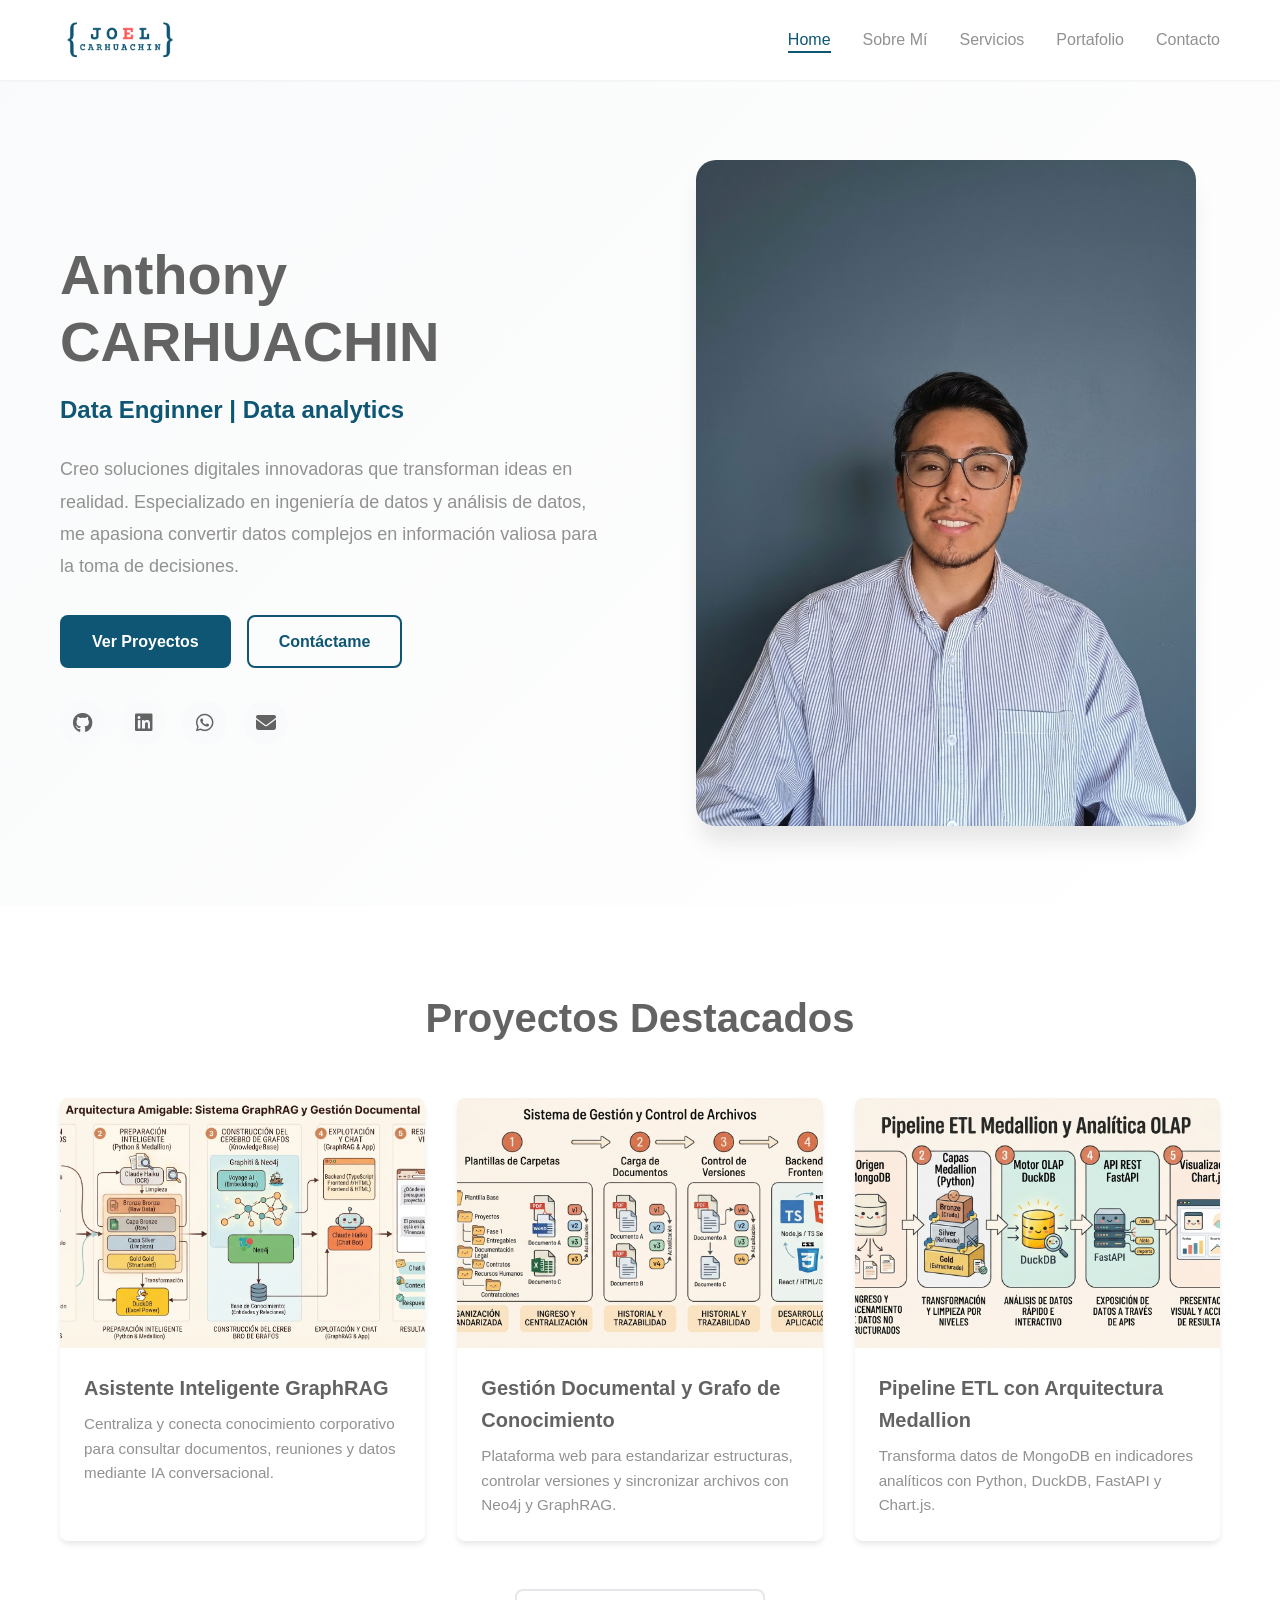
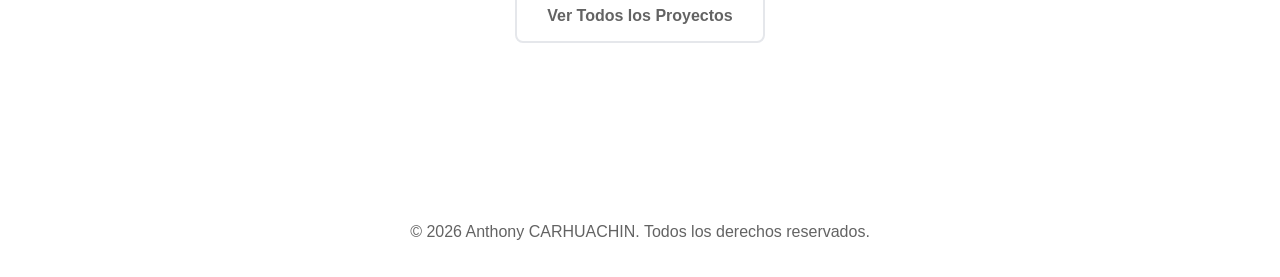
<file: index.html>
<!DOCTYPE html>
<html lang="es">
<head>
    <meta charset="UTF-8">
    <meta name="viewport" content="width=device-width, initial-scale=1.0">
    <title>Joel CARHUACHIN | Inicio</title>
    <link rel="stylesheet" href="css/style.css">
    <link rel="stylesheet" href="css/home.css">
    <link rel="stylesheet" href="https://cdnjs.cloudflare.com/ajax/libs/font-awesome/6.4.0/css/all.min.css">
</head>
<body>
    <!-- Navigation -->
    <nav class="navbar">
        <div class="nav-container">
            <a href="index.html" class="nav-logo">
                <img src="img/LOGO.png" width="120px">
            </a>
            <ul class="nav-menu">
                <li><a href="index.html" class="nav-link active">Home</a></li>
                <li><a href="sobre-mi.html" class="nav-link">Sobre Mí</a></li>
                <li><a href="servicios.html" class="nav-link">Servicios</a></li>
                <li><a href="portafolio.html" class="nav-link">Portafolio</a></li>
                <li><a href="contacto.html" class="nav-link">Contacto</a></li>
            </ul>
            <div class="hamburger">
                <span class="bar"></span>
                <span class="bar"></span>
                <span class="bar"></span>
            </div>
        </div>
    </nav>

    <!-- Hero Section -->
    <section class="hero">
        <div class="hero-container">
            <div class="hero-content">
                <h1 class="hero-title">Anthony CARHUACHIN</h1>
                <p class="hero-subtitle">Data Enginner | Data analytics</p>
                <p class="hero-description">
                    Creo soluciones digitales innovadoras que transforman ideas en realidad.
                    Especializado en ingeniería de datos y análisis de datos, me apasiona convertir datos complejos en información valiosa para la toma de decisiones.
                </p>
                <div class="hero-buttons">
                    <a href="portafolio.html" class="btn btn-primary">Ver Proyectos</a>
                    <a href="contacto.html" class="btn btn-secondary">Contáctame</a>
                </div>
                <div class="hero-social">
                    <a href="https://github.com/tuusuario" target="_blank" class="social-icon">
                        <i class="fab fa-github"></i>
                    </a>
                    <a href="https://linkedin.com/in/tuusuario" target="_blank" class="social-icon">
                        <i class="fab fa-linkedin"></i>
                    </a>
                    <a href="https://wa.me/tunumero" target="_blank" class="social-icon">
                        <i class="fab fa-whatsapp"></i>
                    </a>
                    <a href="mailto:tuemail@ejemplo.com" class="social-icon">
                        <i class="fas fa-envelope"></i>
                    </a>
                </div>
            </div>
            <div class="hero-image">
                <img src="img/Perfil.jpeg" alt="Anthony Joel CARHUACHIN" class="profile-image">
            </div>
        </div>
    </section>

    <!-- Featured Work Preview -->
    <section class="featured-work">
        <div class="container">
            <h2 class="section-title">Proyectos Destacados</h2>
            <div class="work-grid">
                <a href="proyectos/proyecto-1.html" class="work-card">
                    <img src="img/graphrag.png" alt="Asistente Inteligente de Conocimiento Corporativo basado en GraphRAG">
                    <div class="work-info">
                        <h3>Asistente Inteligente GraphRAG</h3>
                        <p>Centraliza y conecta conocimiento corporativo para consultar documentos, reuniones y datos mediante IA conversacional.</p>
                    </div>
                </a>
                <a href="proyectos/proyecto-2.html" class="work-card">
                    <img src="img/Gestion-archivos.png" alt="Sistema Inteligente de Gestión Documental">
                    <div class="work-info">
                        <h3>Gestión Documental y Grafo de Conocimiento</h3>
                        <p>Plataforma web para estandarizar estructuras, controlar versiones y sincronizar archivos con Neo4j y GraphRAG.</p>
                    </div>
                </a>
                <a href="proyectos/proyecto-3.html" class="work-card">
                    <img src="img/Medallion.png" alt="Arquitectura Medallion del pipeline ETL">
                    <div class="work-info">
                        <h3>Pipeline ETL con Arquitectura Medallion</h3>
                        <p>Transforma datos de MongoDB en indicadores analíticos con Python, DuckDB, FastAPI y Chart.js.</p>
                    </div>
                </a>
            </div>
            <div class="text-center">
                <a href="portafolio.html" class="btn btn-outline">Ver Todos los Proyectos</a>
            </div>
        </div>
    </section>

    <!-- Footer -->
    <footer class="footer">
        <div class="container">
            <p>&copy; 2026 Anthony CARHUACHIN. Todos los derechos reservados.</p>
        </div>
    </footer>

    <script src="js/main.js"></script>
</body>
</html>
</file>
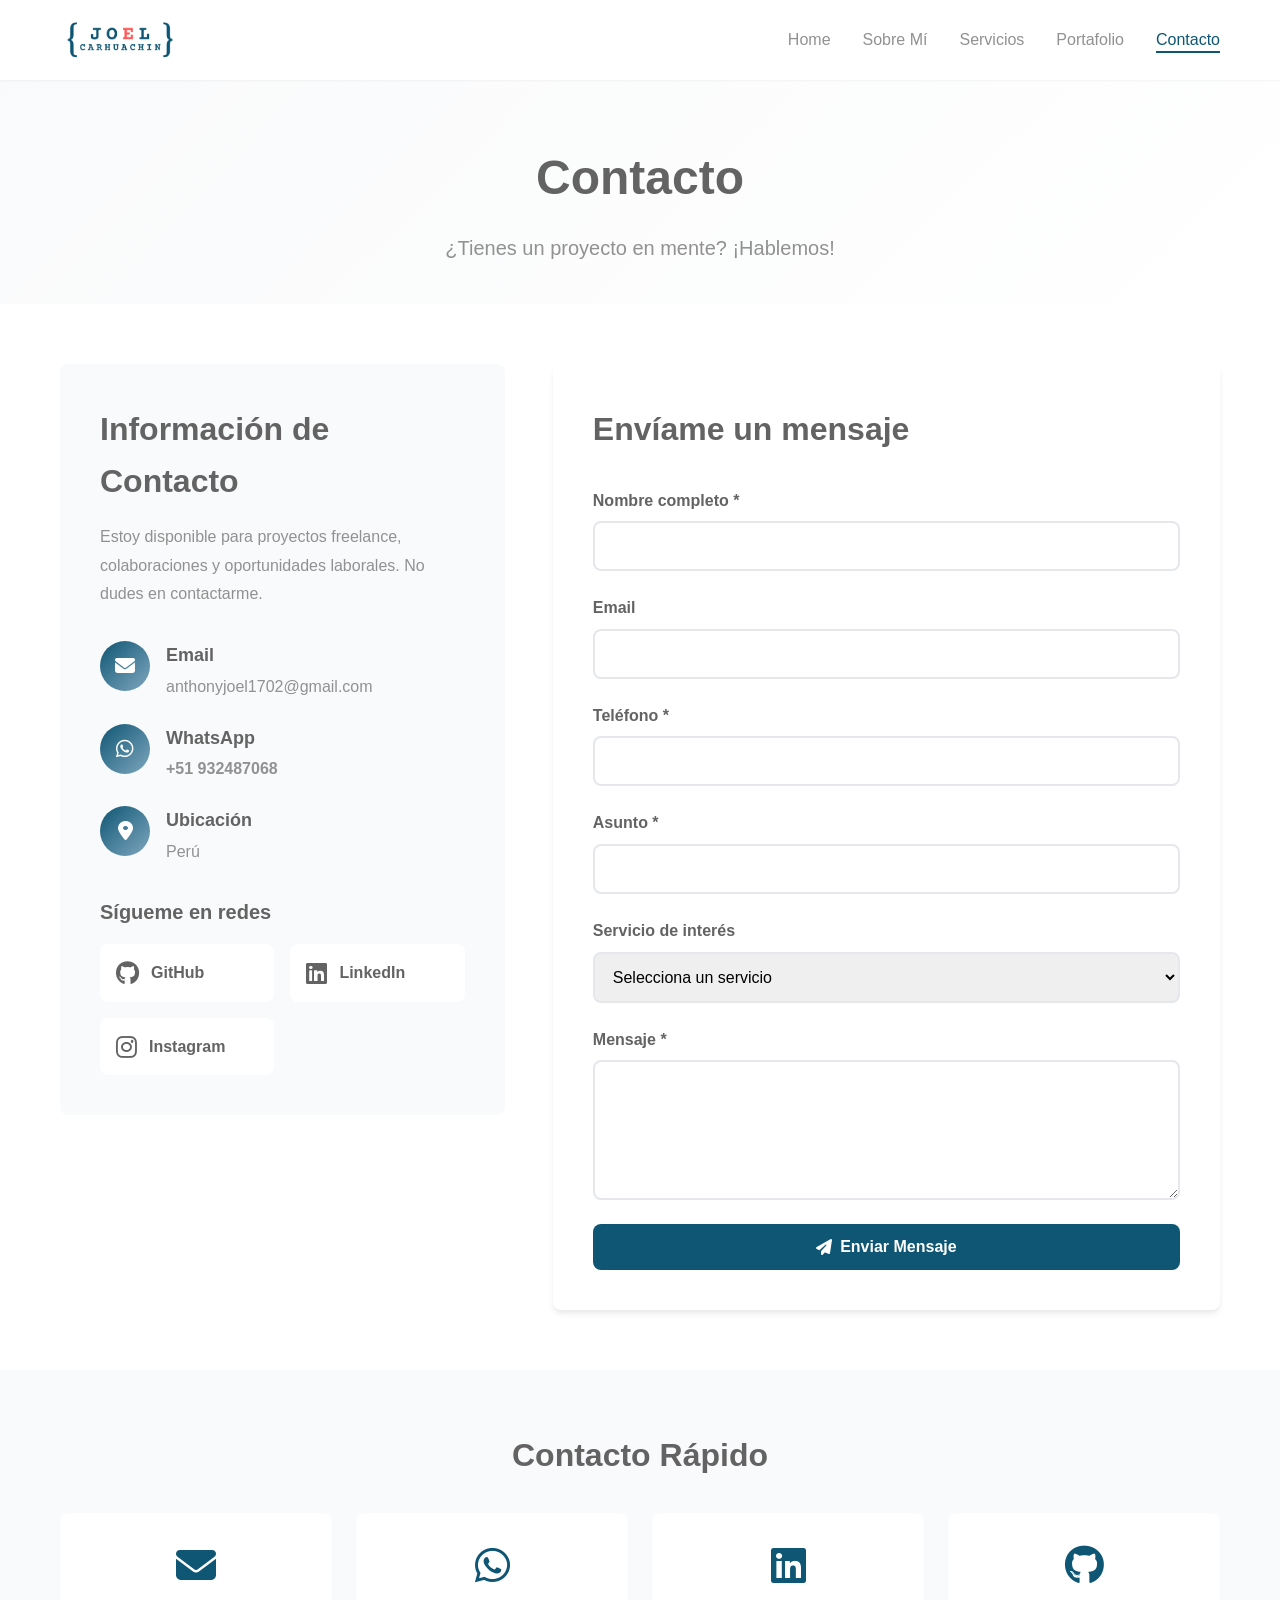
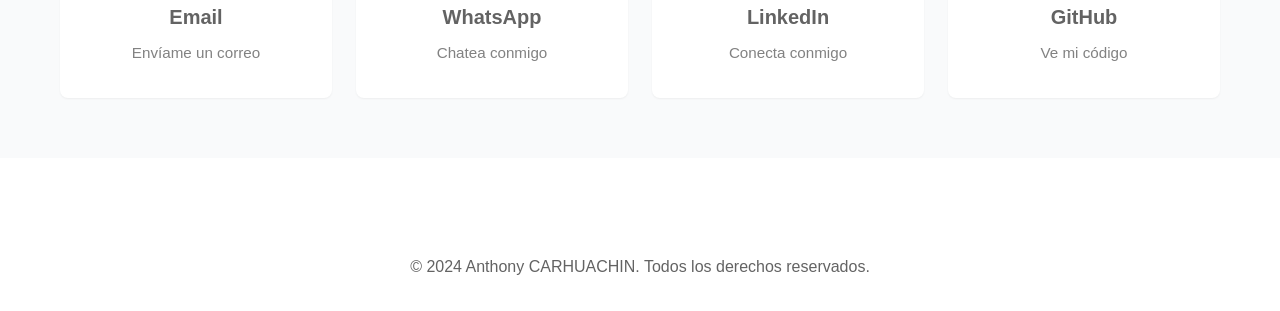
<file: contacto.html>
<!DOCTYPE html>
<html lang="es">
<head>
    <meta charset="UTF-8">
    <meta name="viewport" content="width=device-width, initial-scale=1.0">
    <title>Contacto | Joel CARHUACHIN</title>
    <link rel="stylesheet" href="css/style.css">
    <link rel="stylesheet" href="css/contacto.css">
    <link rel="stylesheet" href="https://cdnjs.cloudflare.com/ajax/libs/font-awesome/6.4.0/css/all.min.css">
</head>
<body>
    <!-- Navigation -->
    <nav class="navbar">
        <div class="nav-container">
            <a href="index.html" class="nav-logo">
                <img src="img/LOGO.png" width="120px">
            </a>
            <ul class="nav-menu">
                <li><a href="index.html" class="nav-link">Home</a></li>
                <li><a href="sobre-mi.html" class="nav-link">Sobre Mí</a></li>
                <li><a href="servicios.html" class="nav-link">Servicios</a></li>
                <li><a href="portafolio.html" class="nav-link">Portafolio</a></li>
                <li><a href="contacto.html" class="nav-link active">Contacto</a></li>
            </ul>
            <div class="hamburger">
                <span class="bar"></span>
                <span class="bar"></span>
                <span class="bar"></span>
            </div>
        </div>
    </nav>

    <!-- Contact Hero -->
    <section class="contact-hero">
        <div class="container">
            <h1 class="page-title">Contacto</h1>
            <p class="page-subtitle">¿Tienes un proyecto en mente? ¡Hablemos!</p>
        </div>
    </section>

    <!-- Contact Section -->
    <section class="contact-section">
        <div class="container">
            <div class="contact-wrapper">
                <!-- Contact Info -->
                <div class="contact-info">
                    <h2>Información de Contacto</h2>
                    <p>Estoy disponible para proyectos freelance, colaboraciones y oportunidades laborales. No dudes en contactarme.</p>
                    
                    <div class="contact-details">
                        <div class="contact-item">
                            <div class="contact-icon">
                                <i class="fas fa-envelope"></i>
                            </div>
                            <div class="contact-text">
                                <h3>Email</h3>
                                <a href="mailto:anthonyjoel1702@gmail.com">anthonyjoel1702@gmail.com</a>
                            </div>
                        </div>

                        <div class="contact-item">
                            <div class="contact-icon whatsapp-icon">
                                <i class="fab fa-whatsapp"></i>
                            </div>
                            <div class="contact-text">
                                <h3>WhatsApp</h3>
                                <a href="https://wa.link/4by034" target="_blank" rel="noopener noreferrer" class="whatsapp-number">+51 932487068</a>
                            </div>
                        </div>

                        <div class="contact-item">
                            <div class="contact-icon">
                                <i class="fas fa-map-marker-alt"></i>
                            </div>
                            <div class="contact-text">
                                <h3>Ubicación</h3>
                                <p>Perú</p>
                            </div>
                        </div>
                    </div>

                    <div class="social-links">
                        <h3>Sígueme en redes</h3>
                        <div class="social-icons-large">
                            <a href="https://github.com/Joel-Carhuachin" target="_blank" class="social-link">
                                <i class="fab fa-github"></i>
                                <span>GitHub</span>
                            </a>
                            <a href="https://www.linkedin.com/in/anthony-joel-carhuachin-calixto-a42b561aa/" target="_blank" class="social-link">
                                <i class="fab fa-linkedin"></i>
                                <span>LinkedIn</span>
                            </a>
                            <!-- <a href="https://twitter.com/tuusuario" target="_blank" class="social-link">
                                <i class="fab fa-twitter"></i>
                                <span>Twitter</span>
                            </a> -->
                            <a href="https://www.instagram.com/anthony_joel_carhuachin_calixt?utm_source=qr&igsh=MWU0cDBjb2hwMHVxdg==" target="_blank" class="social-link">
                                <i class="fab fa-instagram"></i>
                                <span>Instagram</span>
                            </a>
                        </div>
                    </div>
                </div>

                <!-- Contact Form -->
                <div class="contact-form-wrapper">
                    <h2>Envíame un mensaje</h2>
                    <form class="contact-form" id="contactForm" action="https://formspree.io/f/xaqdpokn" method="POST">
                        <div class="form-group">
                            <label for="name">Nombre completo *</label>
                            <input type="text" id="name" name="name" required>
                        </div>

                        <div class="form-group">
                            <label for="email">Email</label>
                            <input type="email" id="email" name="email" required>
                        </div>

                        <div class="form-group">
                            <label for="phone">Teléfono *</label>
                            <input type="number" id="phone" name="phone">
                        </div>

                        <div class="form-group">
                            <label for="subject">Asunto *</label>
                            <input type="text" id="subject" name="subject" required>
                        </div>

                        <div class="form-group">
                            <label for="service">Servicio de interés</label>
                            <select id="service" name="service">
                                <option value="">Selecciona un servicio</option>
                                <option value="Desarrollo Web">Desarrollo Web</option>
                                <option value="Análisis de Datos">Análisis de Datos</option>
                                <option value="Automatización">Automatización</option>
                                <option value="Otro">Otro</option>
                            </select>
                        </div>

                        <div class="form-group">
                            <label for="message">Mensaje *</label>
                            <textarea id="message" name="message" rows="6" required></textarea>
                        </div>

                        <button type="submit" class="btn btn-primary">
                            <i class="fas fa-paper-plane"></i> Enviar Mensaje
                        </button>
                    </form>
                </div>
            </div>
        </div>
    </section>

    <!-- Quick Contact Section -->
    <section class="quick-contact">
        <div class="container">
            <h2>Contacto Rápido</h2>
            <div class="quick-contact-grid">
                <a href="mailto:anthonyjoel170201@gmail.com" class="quick-contact-card">
                    <i class="fas fa-envelope"></i>
                    <h3>Email</h3>
                    <p>Envíame un correo</p>
                </a>
                <a href="https://wa.link/4by034" target="_blank" class="quick-contact-card">
                    <i class="fab fa-whatsapp"></i>
                    <h3>WhatsApp</h3>
                    <p>Chatea conmigo</p>
                </a>
                <a href="https://www.linkedin.com/in/anthony-joel-carhuachin-calixto-a42b561aa/" target="_blank" class="quick-contact-card">
                    <i class="fab fa-linkedin"></i>
                    <h3>LinkedIn</h3>
                    <p>Conecta conmigo</p>
                </a>
                <a href="https://github.com/Joel-Carhuachin" target="_blank" class="quick-contact-card">
                    <i class="fab fa-github"></i>
                    <h3>GitHub</h3>
                    <p>Ve mi código</p>
                </a>
            </div>
        </div>
    </section>

    <!-- Footer -->
    <footer class="footer">
        <div class="container">
            <p>&copy; 2024 Anthony CARHUACHIN. Todos los derechos reservados.</p>
        </div>
    </footer>

    <script src="js/main.js"></script>
<script>
    // Form submission handler - VERSIÓN CORREGIDA
    const contactForm = document.getElementById('contactForm');

    contactForm.addEventListener('submit', async function(e) {
        e.preventDefault();
        
        const submitBtn = this.querySelector('button[type="submit"]');
        const originalText = submitBtn.innerHTML;
        
        // Estado de carga
        submitBtn.innerHTML = '<i class="fas fa-spinner fa-spin"></i> Enviando...';
        submitBtn.disabled = true;
        
        try {
            const response = await fetch(this.action, {
                method: 'POST',
                body: new FormData(this),
                headers: {
                    'Accept': 'application/json'
                }
            });
            
            if (response.ok) {
                // ✅ Éxito
                submitBtn.innerHTML = '<i class="fas fa-check"></i> ¡Enviado!';
                submitBtn.style.backgroundColor = '#28a745';
                this.reset();
                
                setTimeout(() => {
                    alert('¡Gracias por tu mensaje! Te responderé pronto.');
                }, 300);
                
            } else {
                throw new Error('Error del servidor');
            }
            
        } catch (error) {
            //Error
            submitBtn.innerHTML = '<i class="fas fa-times"></i> Error';
            submitBtn.style.backgroundColor = '#dc3545';
            alert('Hubo un problema al enviar. Intenta de nuevo o contáctame por WhatsApp.');
        }
        
        // Restaurar botón después de 3 segundos
        setTimeout(() => {
            submitBtn.innerHTML = originalText;
            submitBtn.disabled = false;
            submitBtn.style.backgroundColor = '';
        }, 3000);
    });
</script>

</body>
</html>
</file>
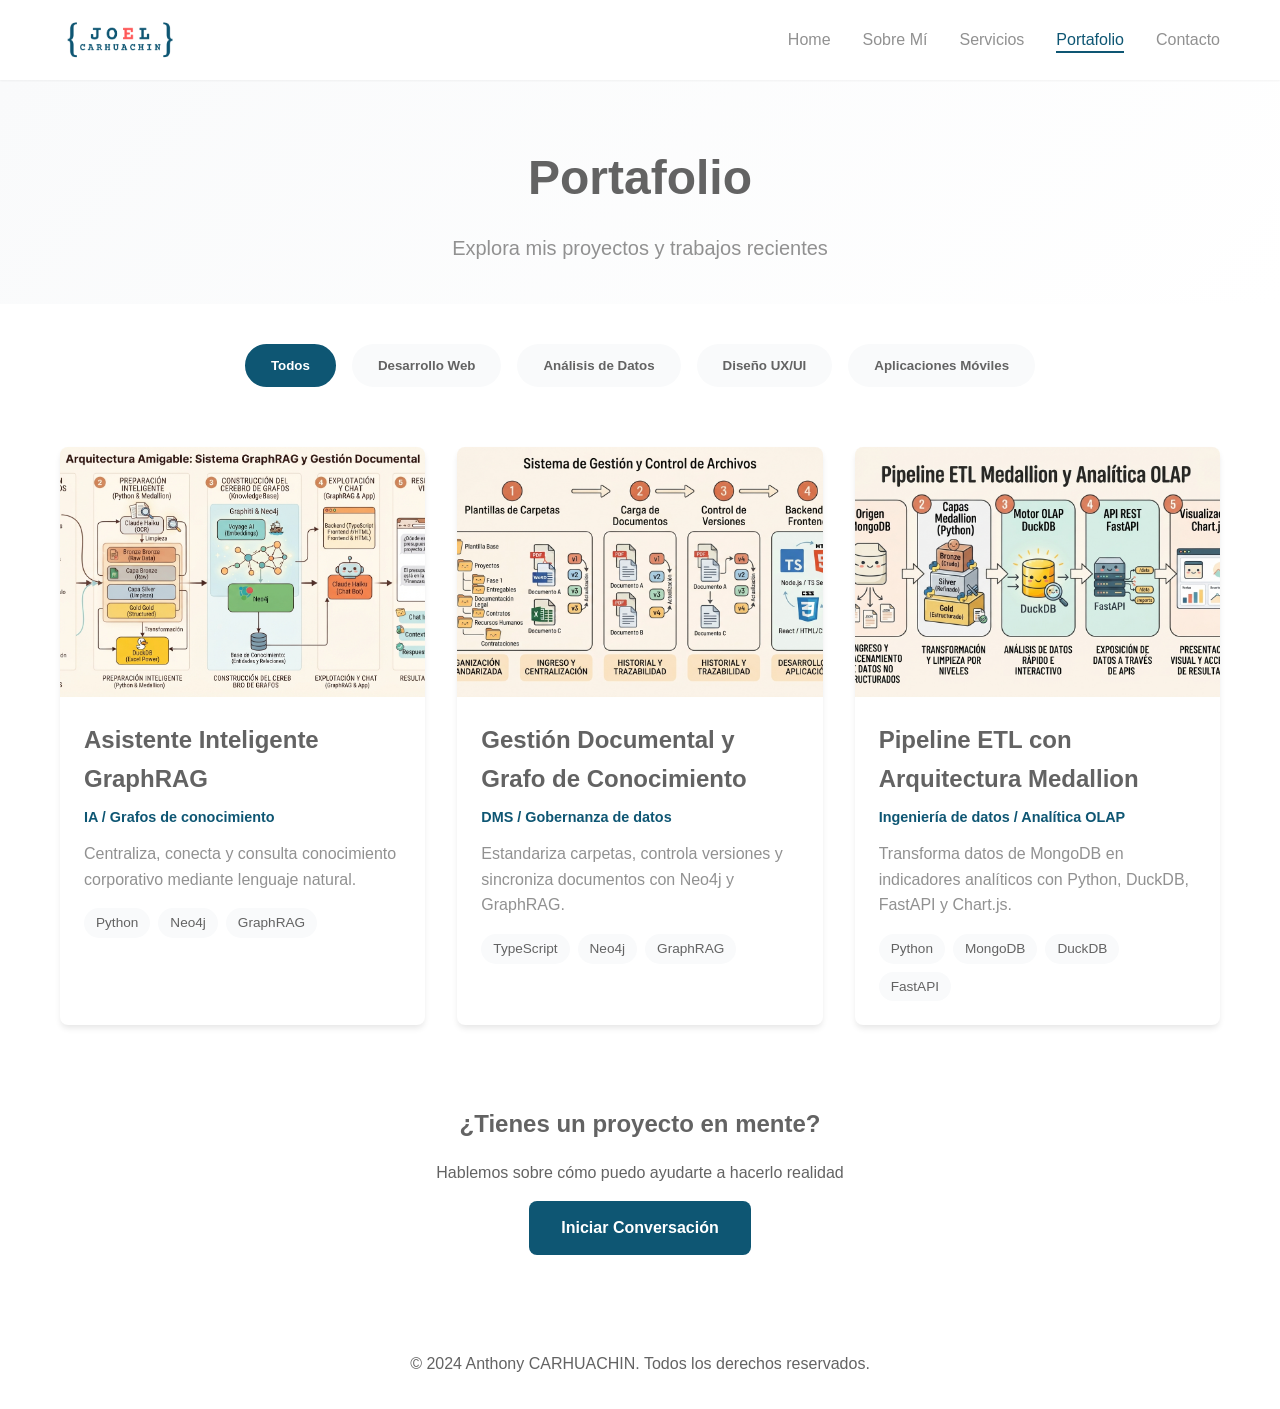
<file: portafolio.html>
<!DOCTYPE html>
<html lang="es">
<head>
    <meta charset="UTF-8">
    <meta name="viewport" content="width=device-width, initial-scale=1.0">
    <title>Portafolio | Joel CARHUACHIN</title>
    <link rel="stylesheet" href="css/style.css">
    <link rel="stylesheet" href="css/portafolio.css">
    <link rel="stylesheet" href="https://cdnjs.cloudflare.com/ajax/libs/font-awesome/6.4.0/css/all.min.css">
</head>
<body>
    <!-- Navigation -->
    <nav class="navbar">
        <div class="nav-container">
            <a href="index.html" class="nav-logo">
                <img src="img/LOGO.png" width="120px">
            </a>
            <ul class="nav-menu">
                <li><a href="index.html" class="nav-link">Home</a></li>
                <li><a href="sobre-mi.html" class="nav-link">Sobre Mí</a></li>
                <li><a href="servicios.html" class="nav-link">Servicios</a></li>
                <li><a href="portafolio.html" class="nav-link active">Portafolio</a></li>
                <li><a href="contacto.html" class="nav-link">Contacto</a></li>
            </ul>
            <div class="hamburger">
                <span class="bar"></span>
                <span class="bar"></span>
                <span class="bar"></span>
            </div>
        </div>
    </nav>

    <!-- Portfolio Hero -->
    <section class="portfolio-hero">
        <div class="container">
            <h1 class="page-title">Portafolio</h1>
            <p class="page-subtitle">Explora mis proyectos y trabajos recientes</p>
        </div>
    </section>

    <!-- Filter Section -->
    <section class="filter-section">
        <div class="container">
            <div class="filter-buttons">
                <button class="filter-btn active" data-filter="all">Todos</button>
                <button class="filter-btn" data-filter="web">Desarrollo Web</button>
                <button class="filter-btn" data-filter="data">Análisis de Datos</button>
                <button class="filter-btn" data-filter="design">Diseño UX/UI</button>
                <button class="filter-btn" data-filter="mobile">Aplicaciones Móviles</button>
            </div>
        </div>
    </section>

    <!-- Portfolio Grid -->
    <section class="portfolio-section">
        <div class="container">
            <div class="portfolio-grid">
                <!-- Project 1 -->
                <a href="proyectos/proyecto-1.html" class="portfolio-card" data-category="web">
                    <div class="portfolio-image">
                        <img src="img/graphrag.png" alt="Asistente de conocimiento GraphRAG">
                        <div class="portfolio-overlay">
                            <i class="fas fa-eye"></i>
                        </div>
                    </div>
                    <div class="portfolio-info">
                        <h3>Asistente Inteligente GraphRAG</h3>
                        <p class="portfolio-category">IA / Grafos de conocimiento</p>
                        <p class="portfolio-description">Centraliza, conecta y consulta conocimiento corporativo mediante lenguaje natural.</p>
                        <div class="portfolio-tags">
                            <span class="tag">Python</span>
                            <span class="tag">Neo4j</span>
                            <span class="tag">GraphRAG</span>
                        </div>
                    </div>
                </a>

                <!-- Project 2 -->
                <a href="proyectos/proyecto-2.html" class="portfolio-card" data-category="data">
                    <div class="portfolio-image">
                        <img src="img/Gestion-archivos.png" alt="Sistema de Gestión Documental">
                        <div class="portfolio-overlay">
                            <i class="fas fa-eye"></i>
                        </div>
                    </div>
                    <div class="portfolio-info">
                        <h3>Gestión Documental y Grafo de Conocimiento</h3>
                        <p class="portfolio-category">DMS / Gobernanza de datos</p>
                        <p class="portfolio-description">Estandariza carpetas, controla versiones y sincroniza documentos con Neo4j y GraphRAG.</p>
                        <div class="portfolio-tags">
                            <span class="tag">TypeScript</span>
                            <span class="tag">Neo4j</span>
                            <span class="tag">GraphRAG</span>
                        </div>
                    </div>
                </a>

                <!-- Project 3 -->
                <a href="proyectos/proyecto-3.html" class="portfolio-card" data-category="data">
                    <div class="portfolio-image">
                        <img src="img/Medallion.png" alt="Arquitectura Medallion del pipeline ETL">
                        <div class="portfolio-overlay">
                            <i class="fas fa-eye"></i>
                        </div>
                    </div>
                    <div class="portfolio-info">
                        <h3>Pipeline ETL con Arquitectura Medallion</h3>
                        <p class="portfolio-category">Ingeniería de datos / Analítica OLAP</p>
                        <p class="portfolio-description">Transforma datos de MongoDB en indicadores analíticos con Python, DuckDB, FastAPI y Chart.js.</p>
                        <div class="portfolio-tags">
                            <span class="tag">Python</span>
                            <span class="tag">MongoDB</span>
                            <span class="tag">DuckDB</span>
                            <span class="tag">FastAPI</span>
                        </div>
                    </div>
                </a>
            </div>
        </div>
    </section>

    <!-- CTA Section -->
    <section class="cta-section">
        <div class="container">
            <h2>¿Tienes un proyecto en mente?</h2>
            <p>Hablemos sobre cómo puedo ayudarte a hacerlo realidad</p>
            <a href="contacto.html" class="btn btn-primary">Iniciar Conversación</a>
        </div>
    </section>

    <!-- Footer -->
    <footer class="footer">
        <div class="container">
            <p>&copy; 2024 Anthony CARHUACHIN. Todos los derechos reservados.</p>
        </div>
    </footer>

    <script src="js/main.js"></script>
    <script>
        // Filter functionality
        const filterButtons = document.querySelectorAll('.filter-btn');
        const portfolioCards = document.querySelectorAll('.portfolio-card');

        filterButtons.forEach(button => {
            button.addEventListener('click', () => {
                // Remove active class from all buttons
                filterButtons.forEach(btn => btn.classList.remove('active'));
                // Add active class to clicked button
                button.classList.add('active');

                const filterValue = button.getAttribute('data-filter');

                portfolioCards.forEach(card => {
                    if (filterValue === 'all') {
                        card.style.display = 'block';
                    } else {
                        if (card.getAttribute('data-category') === filterValue) {
                            card.style.display = 'block';
                        } else {
                            card.style.display = 'none';
                        }
                    }
                });
            });
        });
    </script>
</body>
</html>
</file>
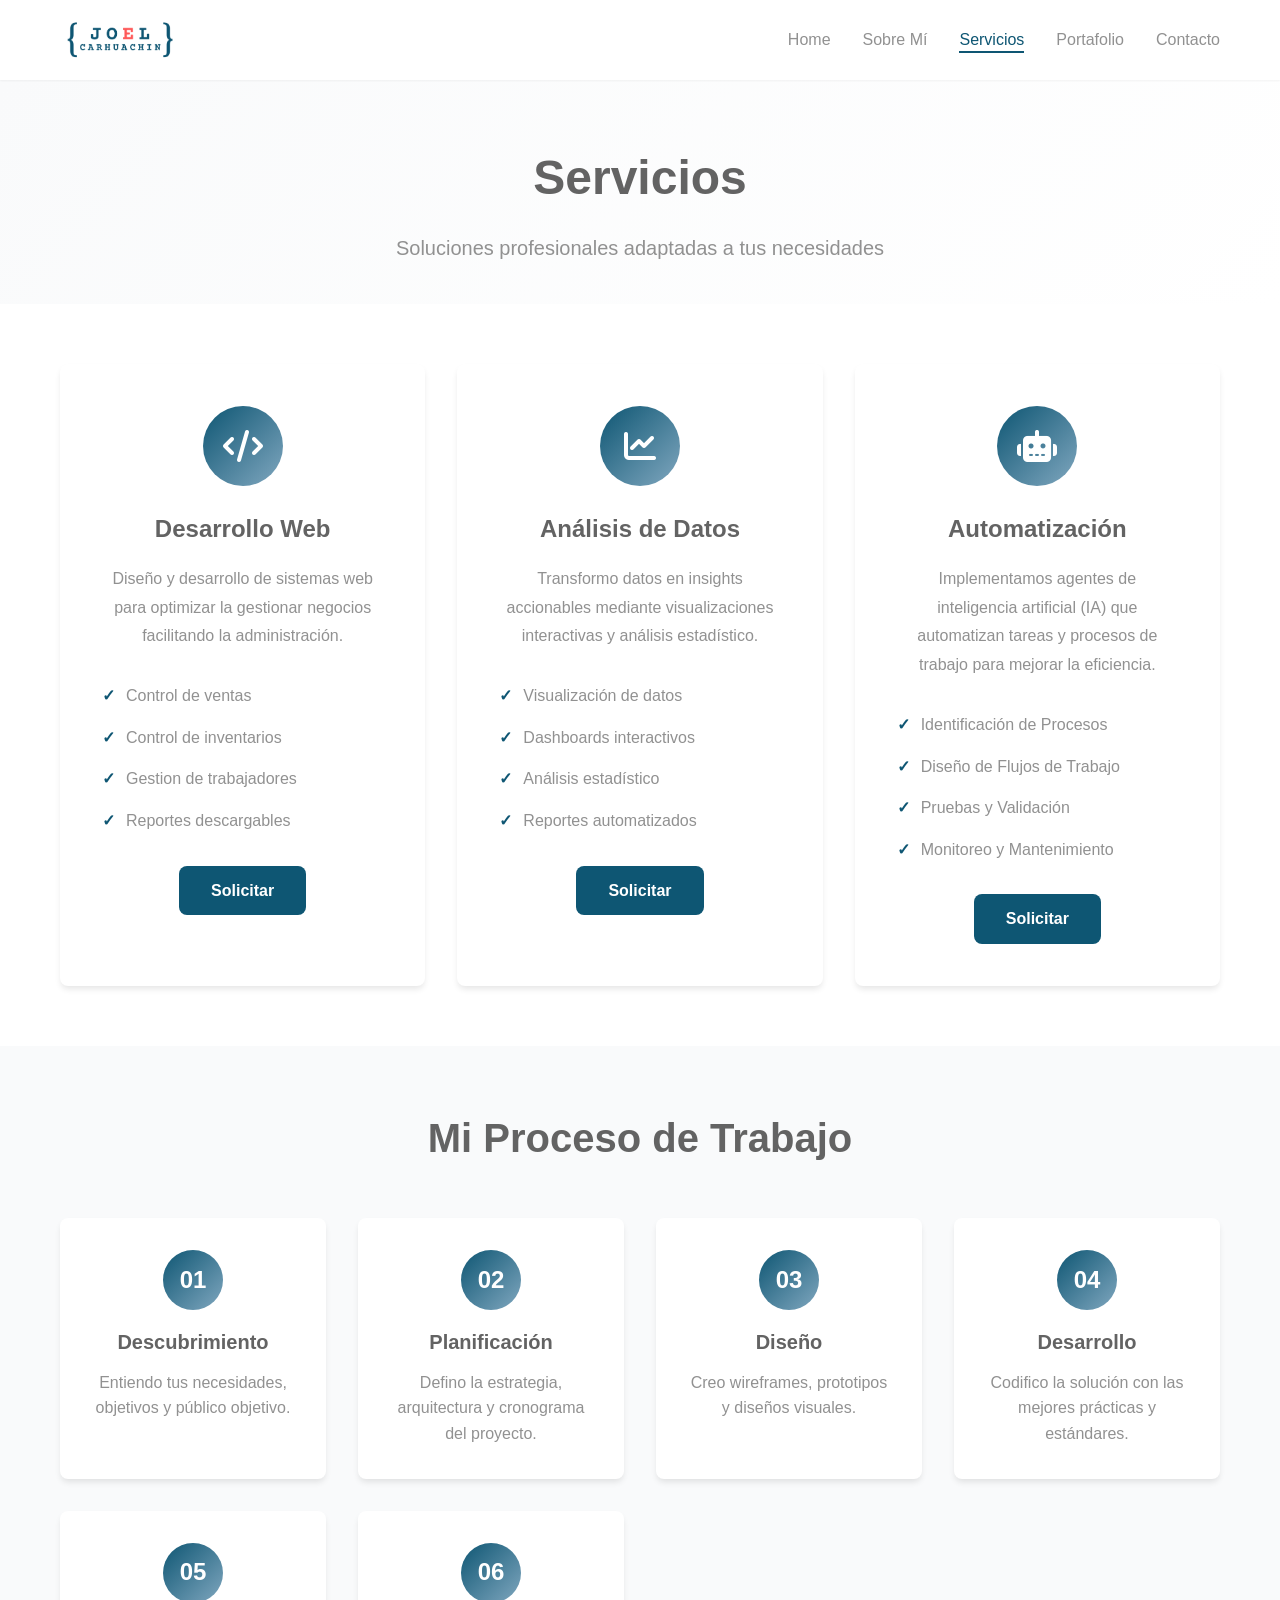
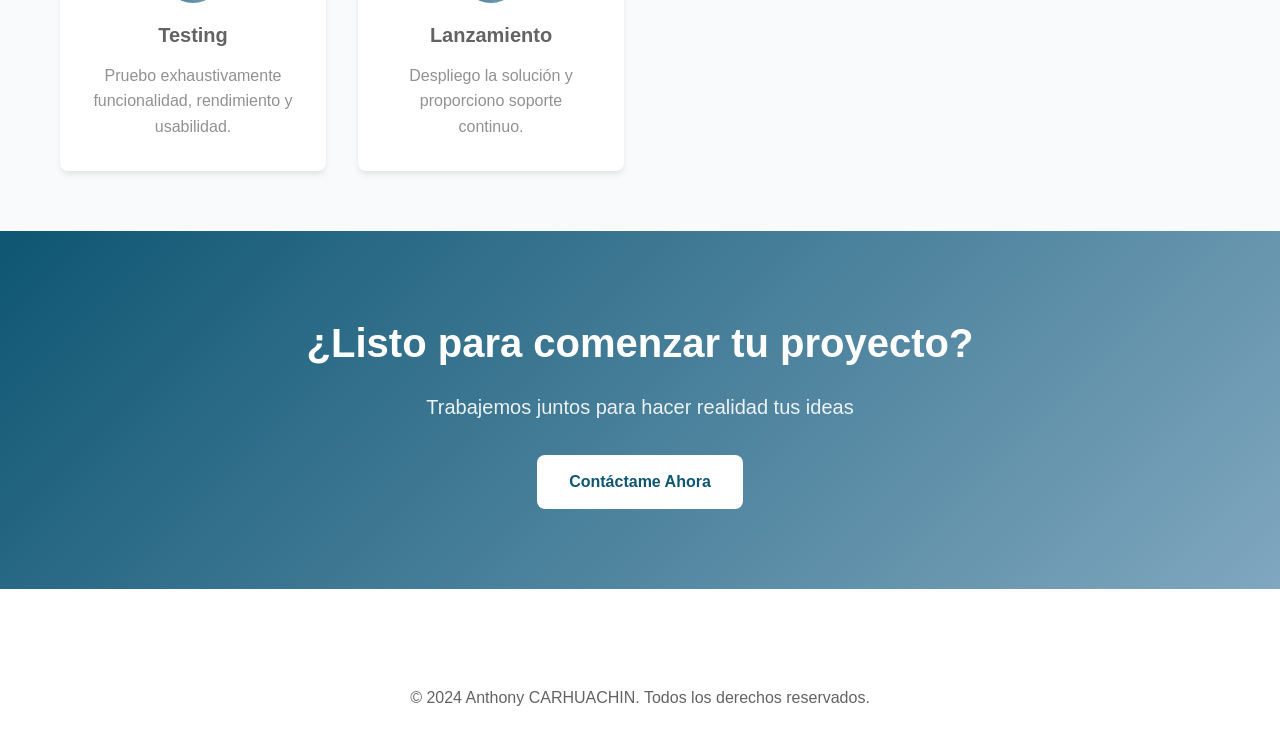
<file: servicios.html>
<!DOCTYPE html>
<html lang="es">
<head>
    <meta charset="UTF-8">
    <meta name="viewport" content="width=device-width, initial-scale=1.0">
    <title>Servicios | Joel CARHUACHIN</title>
    <link rel="stylesheet" href="css/style.css">
    <link rel="stylesheet" href="css/servicios.css">
    <link rel="stylesheet" href="https://cdnjs.cloudflare.com/ajax/libs/font-awesome/6.4.0/css/all.min.css">
</head>
<body>
    <!-- Navigation -->
    <nav class="navbar">
        <div class="nav-container">
            <a href="index.html" class="nav-logo">
                <img src="img/LOGO.png" width="120px">
            </a>
            <ul class="nav-menu">
                <li><a href="index.html" class="nav-link">Home</a></li>
                <li><a href="sobre-mi.html" class="nav-link">Sobre Mí</a></li>
                <li><a href="servicios.html" class="nav-link active">Servicios</a></li>
                <li><a href="portafolio.html" class="nav-link">Portafolio</a></li>
                <li><a href="contacto.html" class="nav-link">Contacto</a></li>
            </ul>
            <div class="hamburger">
                <span class="bar"></span>
                <span class="bar"></span>
                <span class="bar"></span>
            </div>
        </div>
    </nav>

    <!-- Services Hero -->
    <section class="services-hero">
        <div class="container">
            <h1 class="page-title">Servicios</h1>
            <p class="page-subtitle">Soluciones profesionales adaptadas a tus necesidades</p>
        </div>
    </section>

    <!-- Services Grid -->
    <section class="services-section">
        <div class="container">
            <div class="services-grid">

                <!-- Service 1 -->
                <div class="service-card">
                    <div class="service-icon">
                        <i class="fas fa-code"></i>
                    </div>
                    <h3>Desarrollo Web</h3>
                    <p>
                        Diseño y desarrollo de sistemas web para optimizar la gestionar negocios facilitando la administración.
                    </p>
                    <ul class="service-features">
                        <li>Control de ventas</li>
                        <li>Control de inventarios</li>
                        <li>Gestion de trabajadores</li>
                        <li>Reportes descargables</li>
                    </ul>
                    <a href="contacto.html" class="service-btn">Solicitar</a>
                </div>

                <!-- Service 2 -->
                <div class="service-card">
                    <div class="service-icon">
                        <i class="fas fa-chart-line"></i>
                    </div>
                    <h3>Análisis de Datos</h3>
                    <p>
                        Transformo datos en insights accionables mediante visualizaciones 
                        interactivas y análisis estadístico.
                    </p>
                    <ul class="service-features">
                        <li>Visualización de datos</li>
                        <li>Dashboards interactivos</li>
                        <li>Análisis estadístico</li>
                        <li>Reportes automatizados</li>
                    </ul>
                    <a href="contacto.html" class="service-btn">Solicitar</a>
                </div>

                <!-- Service 3 -->
                <div class="service-card">
                    <div class="service-icon">
                        <i class="fa-solid fa-robot"></i>
                    </div>
                    <h3>Automatización</h3>
                    <p>
                        Implementamos agentes de inteligencia artificial (IA) que automatizan tareas y procesos de trabajo para mejorar la eficiencia.
                    </p>
                    <ul class="service-features">
                        <li>Identificación de Procesos</li>
                        <li>Diseño de Flujos de Trabajo</li>
                        <li>Pruebas y Validación</li>
                        <li>Monitoreo y Mantenimiento</li>
                    </ul>
                    <a href="contacto.html" class="service-btn">Solicitar</a>
                </div>

                <!-- Service 4 -->
                <!-- <div class="service-card">
                    <div class="service-icon">
                        <i class="fas fa-mobile-alt"></i>
                    </div>
                    <h3>Aplicaciones Móviles</h3>
                    <p>
                        Desarrollo de aplicaciones móviles nativas y multiplataforma 
                        con tecnologías modernas.
                    </p>
                    <ul class="service-features">
                        <li>React Native</li>
                        <li>Progressive Web Apps</li>
                        <li>Integración con backend</li>
                        <li>Publicación en stores</li>
                    </ul>
                    <a href="contacto.html" class="service-btn">Solicitar</a>
                </div> -->
            </div>
        </div>
    </section>

    <!-- Process Section -->
    <section class="process-section">
        <div class="container">
            <h2 class="section-title">Mi Proceso de Trabajo</h2>
            <div class="process-grid">
                <div class="process-step">
                    <div class="step-number">01</div>
                    <h3>Descubrimiento</h3>
                    <p>Entiendo tus necesidades, objetivos y público objetivo.</p>
                </div>
                <div class="process-step">
                    <div class="step-number">02</div>
                    <h3>Planificación</h3>
                    <p>Defino la estrategia, arquitectura y cronograma del proyecto.</p>
                </div>
                <div class="process-step">
                    <div class="step-number">03</div>
                    <h3>Diseño</h3>
                    <p>Creo wireframes, prototipos y diseños visuales.</p>
                </div>
                <div class="process-step">
                    <div class="step-number">04</div>
                    <h3>Desarrollo</h3>
                    <p>Codifico la solución con las mejores prácticas y estándares.</p>
                </div>
                <div class="process-step">
                    <div class="step-number">05</div>
                    <h3>Testing</h3>
                    <p>Pruebo exhaustivamente funcionalidad, rendimiento y usabilidad.</p>
                </div>
                <div class="process-step">
                    <div class="step-number">06</div>
                    <h3>Lanzamiento</h3>
                    <p>Despliego la solución y proporciono soporte continuo.</p>
                </div>
            </div>
        </div>
    </section>

    <!-- CTA Section -->
    <section class="cta-section">
        <div class="container">
            <h2>¿Listo para comenzar tu proyecto?</h2>
            <p>Trabajemos juntos para hacer realidad tus ideas</p>
            <a href="contacto.html" class="btn btn-primary">Contáctame Ahora</a>
        </div>
    </section>

    <!-- Footer -->
    <footer class="footer">
        <div class="container">
            <p>&copy; 2024 Anthony CARHUACHIN. Todos los derechos reservados.</p>
        </div>
    </footer>

    <script src="js/main.js"></script>
</body>
</html>
</file>
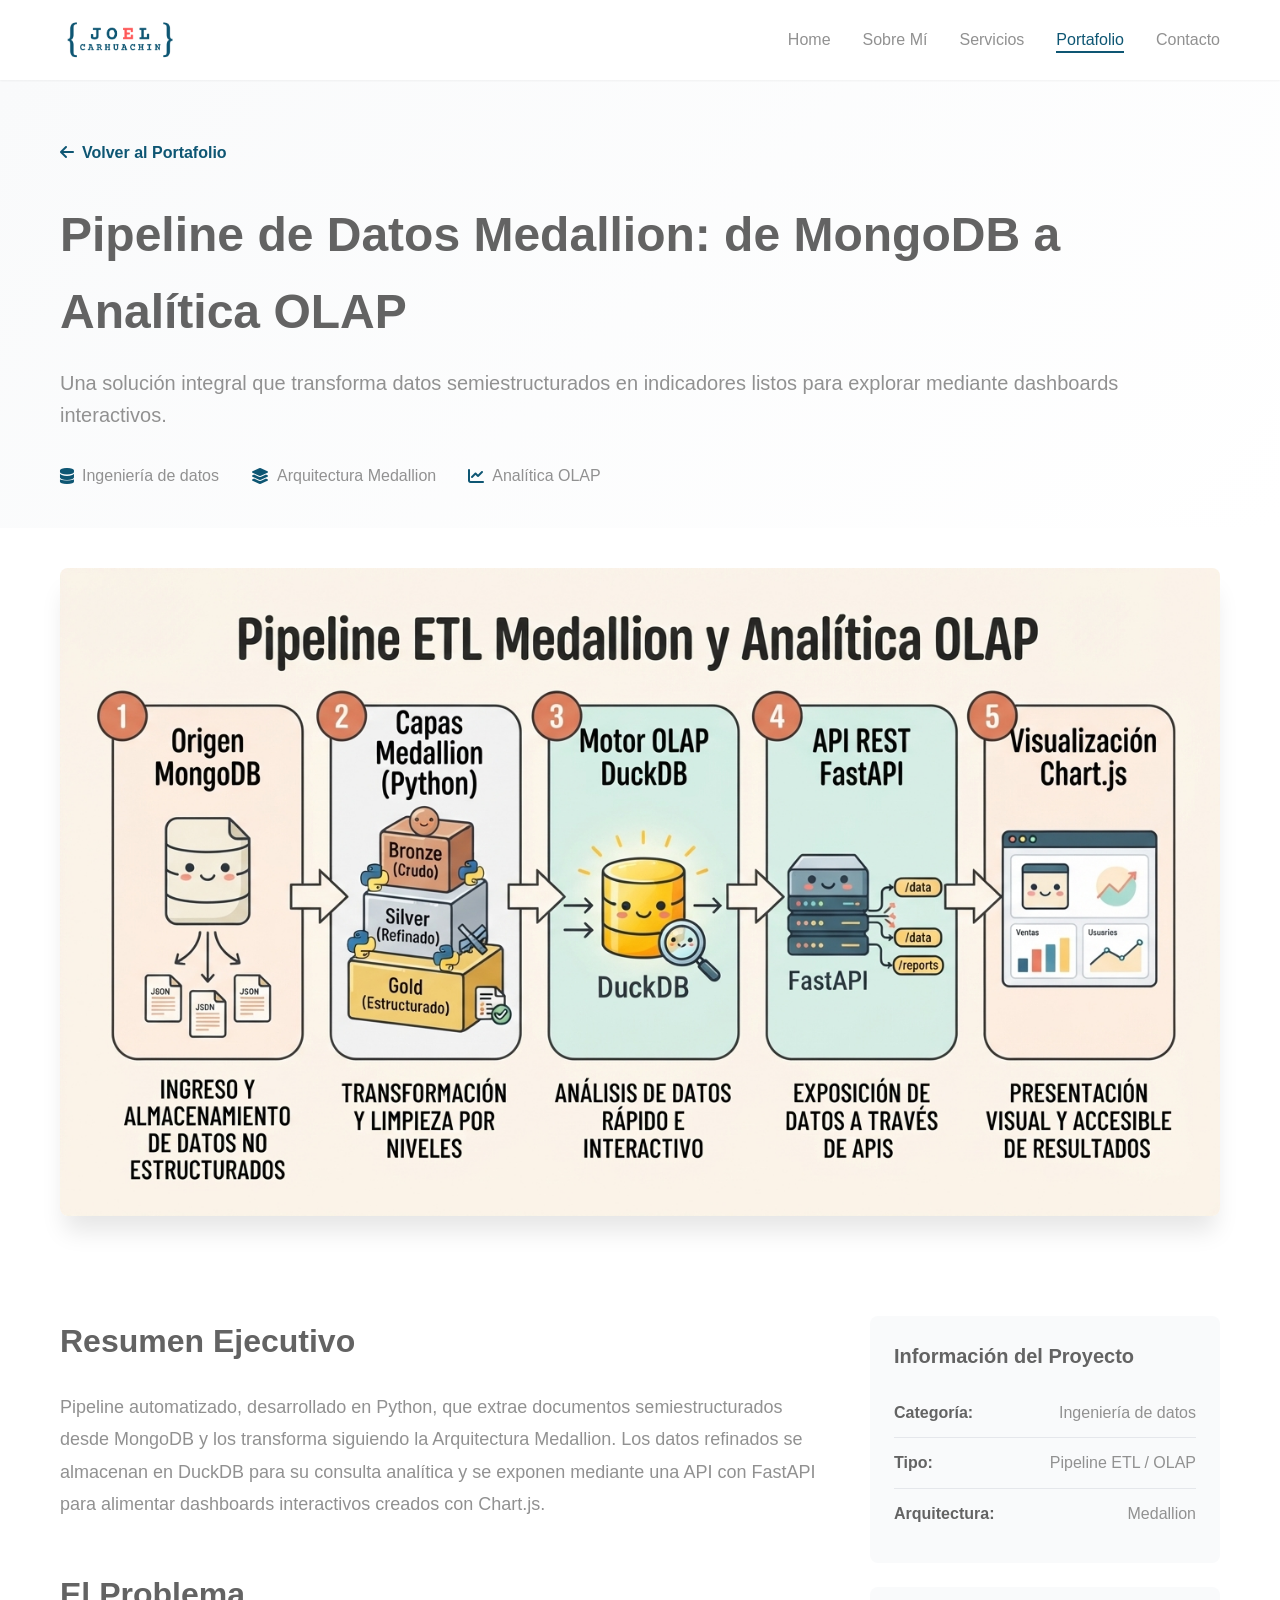
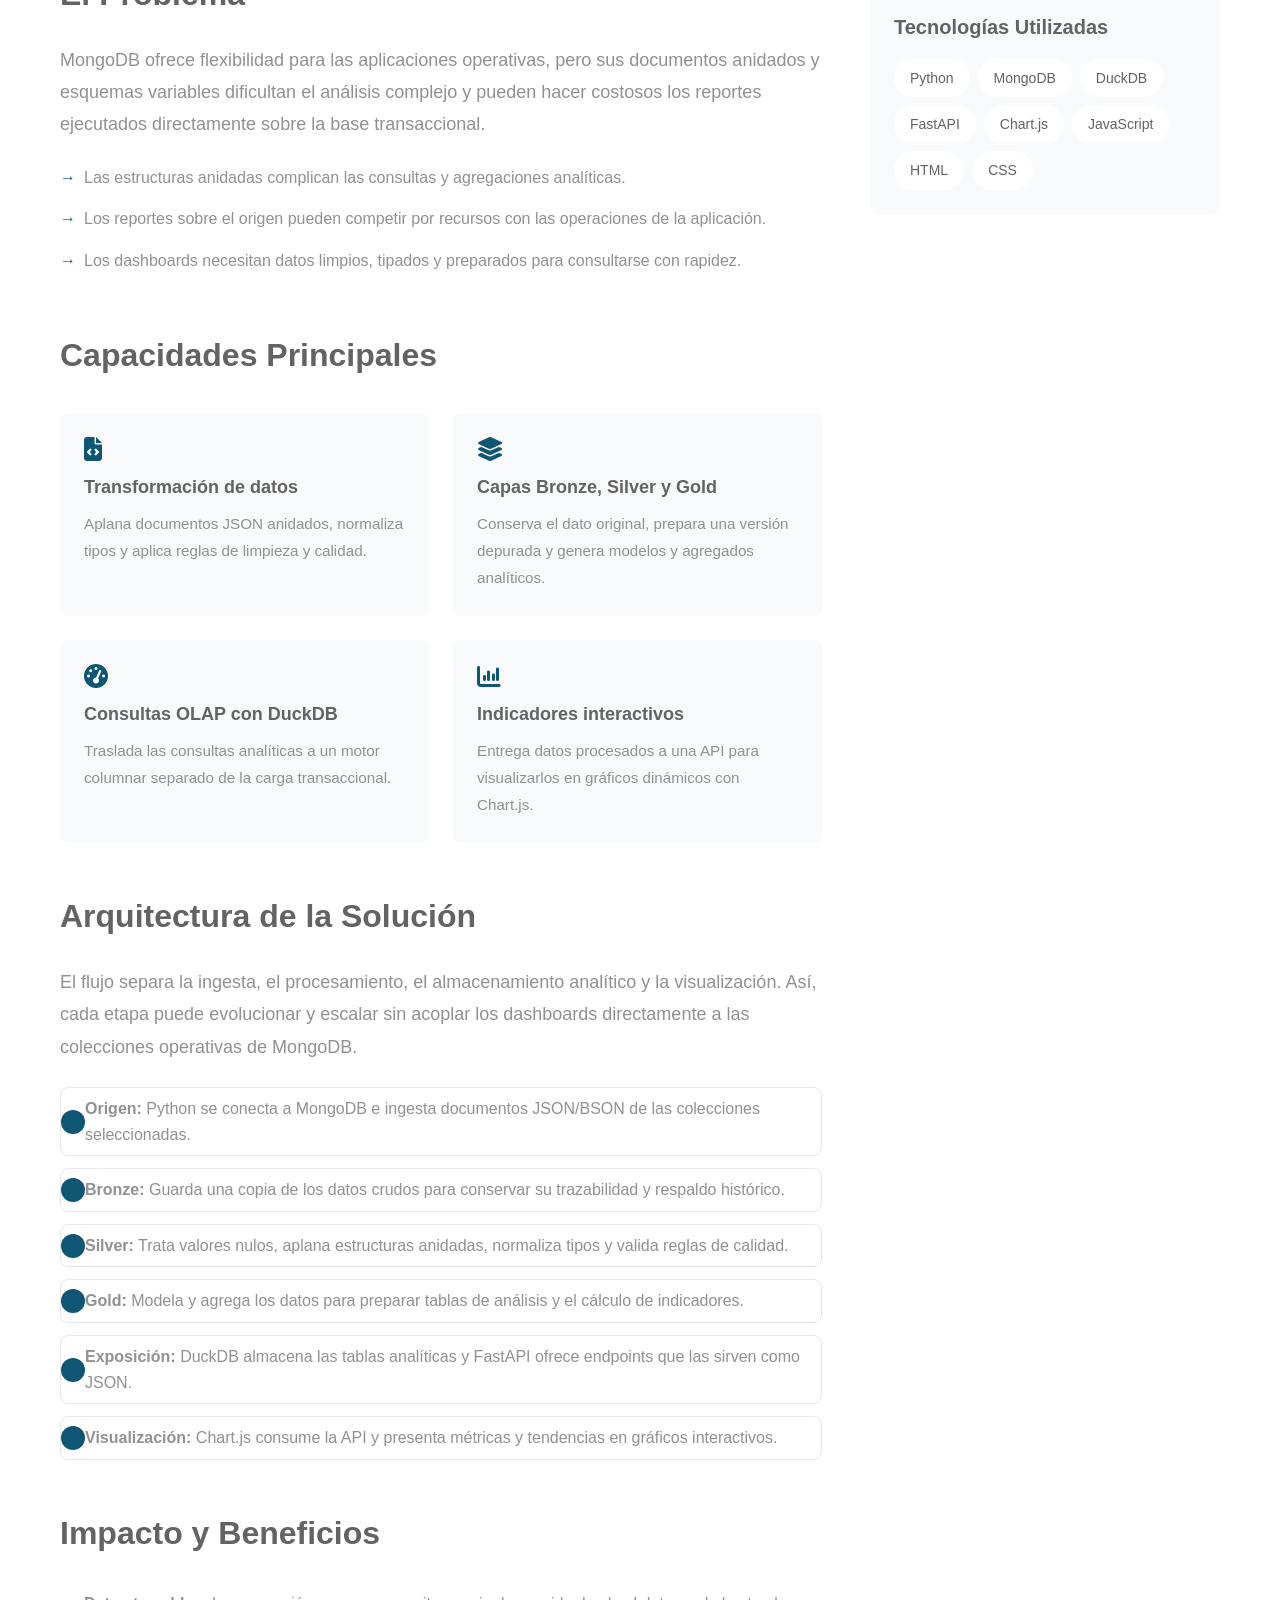
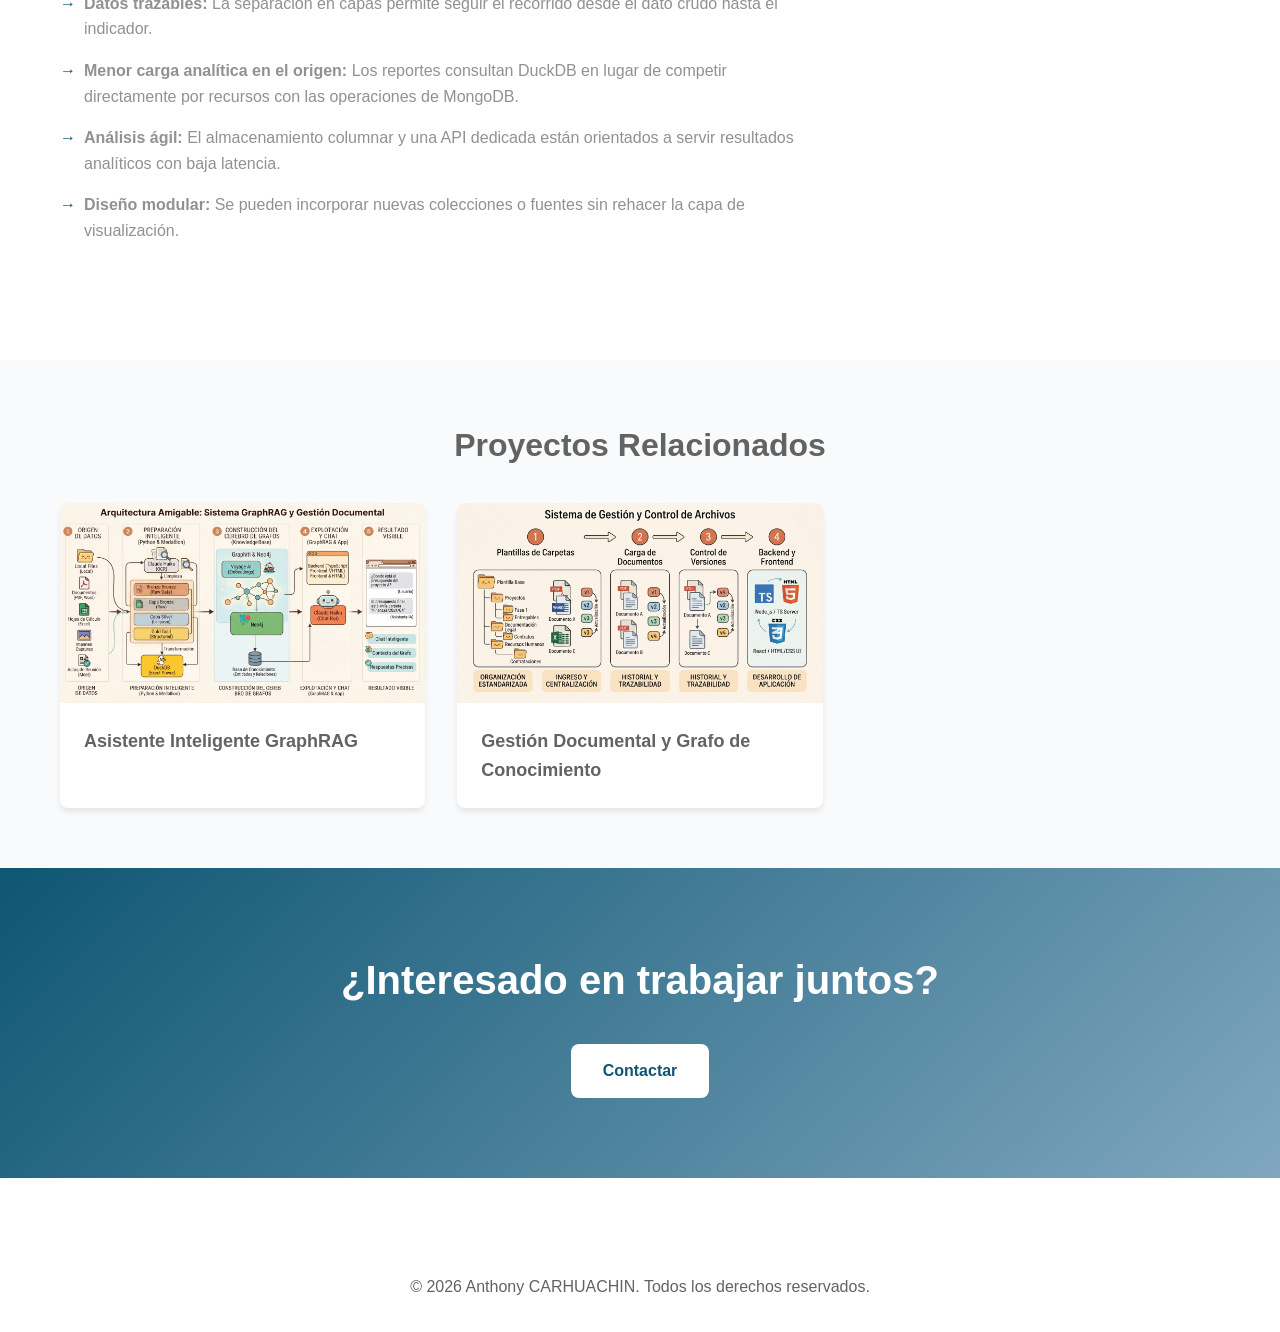
<file: proyectos/proyecto-3.html>
<!DOCTYPE html>
<html lang="es">
<head>
    <meta charset="UTF-8">
    <meta name="viewport" content="width=device-width, initial-scale=1.0">
    <title>Pipeline ETL Medallion | Joel CARHUACHIN</title>
    <link rel="stylesheet" href="../css/style.css">
    <link rel="stylesheet" href="../css/proyecto.css">
    <link rel="stylesheet" href="https://cdnjs.cloudflare.com/ajax/libs/font-awesome/6.4.0/css/all.min.css">
</head>
<body>
    <nav class="navbar">
        <div class="nav-container">
            <a href="../index.html" class="nav-logo">
                <img src="../img/LOGO.png" width="120" alt="Joel CARHUACHIN">
            </a>
            <ul class="nav-menu">
                <li><a href="../index.html" class="nav-link">Home</a></li>
                <li><a href="../sobre-mi.html" class="nav-link">Sobre Mí</a></li>
                <li><a href="../servicios.html" class="nav-link">Servicios</a></li>
                <li><a href="../portafolio.html" class="nav-link active">Portafolio</a></li>
                <li><a href="../contacto.html" class="nav-link">Contacto</a></li>
            </ul>
            <div class="hamburger">
                <span class="bar"></span>
                <span class="bar"></span>
                <span class="bar"></span>
            </div>
        </div>
    </nav>

    <section class="project-header">
        <div class="container">
            <a href="../portafolio.html" class="back-link">
                <i class="fas fa-arrow-left"></i> Volver al Portafolio
            </a>
            <h1 class="project-title">Pipeline de Datos Medallion: de MongoDB a Analítica OLAP</h1>
            <p class="project-subtitle">Una solución integral que transforma datos semiestructurados en indicadores listos para explorar mediante dashboards interactivos.</p>
            <div class="project-meta">
                <div class="meta-item">
                    <i class="fas fa-database"></i>
                    <span>Ingeniería de datos</span>
                </div>
                <div class="meta-item">
                    <i class="fas fa-layer-group"></i>
                    <span>Arquitectura Medallion</span>
                </div>
                <div class="meta-item">
                    <i class="fas fa-chart-line"></i>
                    <span>Analítica OLAP</span>
                </div>
            </div>
        </div>
    </section>

    <section class="project-hero-image">
        <div class="container">
            <img src="../img/Medallion.png" alt="Diagrama de la arquitectura Medallion del pipeline de datos">
        </div>
    </section>

    <section class="project-content">
        <div class="container">
            <div class="project-main">
                <div class="content-section">
                    <h2>Resumen Ejecutivo</h2>
                    <p>
                        Pipeline automatizado, desarrollado en Python, que extrae documentos semiestructurados
                        desde MongoDB y los transforma siguiendo la Arquitectura Medallion. Los datos refinados
                        se almacenan en DuckDB para su consulta analítica y se exponen mediante una API con
                        FastAPI para alimentar dashboards interactivos creados con Chart.js.
                    </p>
                </div>

                <div class="content-section">
                    <h2>El Problema</h2>
                    <p>
                        MongoDB ofrece flexibilidad para las aplicaciones operativas, pero sus documentos
                        anidados y esquemas variables dificultan el análisis complejo y pueden hacer costosos
                        los reportes ejecutados directamente sobre la base transaccional.
                    </p>
                    <ul>
                        <li>Las estructuras anidadas complican las consultas y agregaciones analíticas.</li>
                        <li>Los reportes sobre el origen pueden competir por recursos con las operaciones de la aplicación.</li>
                        <li>Los dashboards necesitan datos limpios, tipados y preparados para consultarse con rapidez.</li>
                    </ul>
                </div>

                <div class="content-section">
                    <h2>Capacidades Principales</h2>
                    <div class="features-grid">
                        <article class="feature-item">
                            <i class="fas fa-file-code"></i>
                            <h3>Transformación de datos</h3>
                            <p>Aplana documentos JSON anidados, normaliza tipos y aplica reglas de limpieza y calidad.</p>
                        </article>
                        <article class="feature-item">
                            <i class="fas fa-layer-group"></i>
                            <h3>Capas Bronze, Silver y Gold</h3>
                            <p>Conserva el dato original, prepara una versión depurada y genera modelos y agregados analíticos.</p>
                        </article>
                        <article class="feature-item">
                            <i class="fas fa-gauge-high"></i>
                            <h3>Consultas OLAP con DuckDB</h3>
                            <p>Traslada las consultas analíticas a un motor columnar separado de la carga transaccional.</p>
                        </article>
                        <article class="feature-item">
                            <i class="fas fa-chart-column"></i>
                            <h3>Indicadores interactivos</h3>
                            <p>Entrega datos procesados a una API para visualizarlos en gráficos dinámicos con Chart.js.</p>
                        </article>
                    </div>
                </div>

                <div class="content-section">
                    <h2>Arquitectura de la Solución</h2>
                    <p>
                        El flujo separa la ingesta, el procesamiento, el almacenamiento analítico y la
                        visualización. Así, cada etapa puede evolucionar y escalar sin acoplar los dashboards
                        directamente a las colecciones operativas de MongoDB.
                    </p>
                    <ol class="project-flow">
                        <li><strong>Origen:</strong> Python se conecta a MongoDB e ingesta documentos JSON/BSON de las colecciones seleccionadas.</li>
                        <li><strong>Bronze:</strong> Guarda una copia de los datos crudos para conservar su trazabilidad y respaldo histórico.</li>
                        <li><strong>Silver:</strong> Trata valores nulos, aplana estructuras anidadas, normaliza tipos y valida reglas de calidad.</li>
                        <li><strong>Gold:</strong> Modela y agrega los datos para preparar tablas de análisis y el cálculo de indicadores.</li>
                        <li><strong>Exposición:</strong> DuckDB almacena las tablas analíticas y FastAPI ofrece endpoints que las sirven como JSON.</li>
                        <li><strong>Visualización:</strong> Chart.js consume la API y presenta métricas y tendencias en gráficos interactivos.</li>
                    </ol>
                </div>

                <div class="content-section">
                    <h2>Impacto y Beneficios</h2>
                    <ul>
                        <li><strong>Datos trazables:</strong> La separación en capas permite seguir el recorrido desde el dato crudo hasta el indicador.</li>
                        <li><strong>Menor carga analítica en el origen:</strong> Los reportes consultan DuckDB en lugar de competir directamente por recursos con las operaciones de MongoDB.</li>
                        <li><strong>Análisis ágil:</strong> El almacenamiento columnar y una API dedicada están orientados a servir resultados analíticos con baja latencia.</li>
                        <li><strong>Diseño modular:</strong> Se pueden incorporar nuevas colecciones o fuentes sin rehacer la capa de visualización.</li>
                    </ul>
                </div>
            </div>

            <aside class="project-sidebar">
                <div class="sidebar-section">
                    <h3>Información del Proyecto</h3>
                    <div class="info-item">
                        <strong>Categoría:</strong>
                        <span>Ingeniería de datos</span>
                    </div>
                    <div class="info-item">
                        <strong>Tipo:</strong>
                        <span>Pipeline ETL / OLAP</span>
                    </div>
                    <div class="info-item">
                        <strong>Arquitectura:</strong>
                        <span>Medallion</span>
                    </div>
                </div>

                <div class="sidebar-section">
                    <h3>Tecnologías Utilizadas</h3>
                    <div class="tech-tags">
                        <span class="tech-tag">Python</span>
                        <span class="tech-tag">MongoDB</span>
                        <span class="tech-tag">DuckDB</span>
                        <span class="tech-tag">FastAPI</span>
                        <span class="tech-tag">Chart.js</span>
                        <span class="tech-tag">JavaScript</span>
                        <span class="tech-tag">HTML</span>
                        <span class="tech-tag">CSS</span>
                    </div>
                </div>
            </aside>
        </div>
    </section>

    <section class="related-projects">
        <div class="container">
            <h2>Proyectos Relacionados</h2>
            <div class="related-grid">
                <a href="proyecto-1.html" class="related-card">
                    <img src="../img/graphrag.png" alt="Asistente Inteligente GraphRAG">
                    <h3>Asistente Inteligente GraphRAG</h3>
                </a>
                <a href="proyecto-2.html" class="related-card">
                    <img src="../img/Gestion-archivos.png" alt="Sistema de Gestión Documental">
                    <h3>Gestión Documental y Grafo de Conocimiento</h3>
                </a>
            </div>
        </div>
    </section>

    <section class="project-cta">
        <div class="container">
            <h2>¿Interesado en trabajar juntos?</h2>
            <a href="../contacto.html" class="btn btn-primary">Contactar</a>
        </div>
    </section>

    <footer class="footer">
        <div class="container">
            <p>&copy; 2026 Anthony CARHUACHIN. Todos los derechos reservados.</p>
        </div>
    </footer>

    <script src="../js/main.js"></script>
</body>
</html>
</file>
<file: css/style.css>
/* ===================================
   VARIABLES Y RESET
   =================================== */
:root {
    --primary-color: #0E5673;
    --secondary-color: #80A7BF;
    --text-dark: #636363; /*letras grandes*/
    --text-light: #919191;
    --bg-light: #f9fafb;
    --bg-white: #ffffff;
    --border-color: #e5e7eb;
    --shadow-sm: 0 1px 2px 0 rgba(0, 0, 0, 0.05);
    --shadow-md: 0 4px 6px -1px rgba(0, 0, 0, 0.1);
    --shadow-lg: 0 10px 15px -3px rgba(0, 0, 0, 0.1);
    --shadow-xl: 0 20px 25px -5px rgba(0, 0, 0, 0.1);
    --transition: all 0.3s ease;
    --border-radius: 8px;
    --max-width: 1200px;
}

* {
    margin: 0;
    padding: 0;
    box-sizing: border-box;
}

html {
    scroll-behavior: smooth;
}

body {
    font-family: -apple-system, BlinkMacSystemFont, 'Segoe UI', Roboto, 'Helvetica Neue', Arial, sans-serif;
    line-height: 1.6;
    color: var(--text-dark);
    background-color: var(--bg-white);
}

img {
    max-width: 100%;
    height: auto;
    display: block;
}

a {
    text-decoration: none;
    color: inherit;
    transition: var(--transition);
}

ul {
    list-style: none;
}

/* ===================================
   UTILIDADES
   =================================== */
.container {
    max-width: var(--max-width);
    margin: 0 auto;
    padding: 0 20px;
}

.text-center {
    text-align: center;
}

.section-title {
    font-size: 2.5rem;
    font-weight: 700;
    margin-bottom: 1rem;
    color: var(--text-dark);
}

.page-title {
    font-size: 3rem;
    font-weight: 700;
    margin-bottom: 1rem;
    color: var(--text-dark);
}

.page-subtitle {
    font-size: 1.25rem;
    color: var(--text-light);
    max-width: 600px;
    margin: 0 auto;
}

/* ===================================
   BOTONES
   =================================== */
.btn {
    display: inline-block;
    padding: 12px 30px;
    border-radius: var(--border-radius);
    font-weight: 600;
    font-size: 1rem;
    cursor: pointer;
    transition: var(--transition);
    border: 2px solid transparent;
    text-align: center;
}

.btn-primary {
    background-color: var(--primary-color);
    color: white;
}

.btn-primary:hover {
    background-color: var(--secondary-color);
    transform: translateY(-2px);
    box-shadow: var(--shadow-lg);
}

.btn-secondary {
    background-color: transparent;
    color: var(--primary-color);
    border-color: var(--primary-color);
}

.btn-secondary:hover {
    background-color: var(--primary-color);
    color: white;
}

.btn-outline {
    background-color: transparent;
    color: var(--text-dark);
    border-color: var(--border-color);
}

.btn-outline:hover {
    background-color: var(--bg-light);
    border-color: var(--text-dark);
}

/* ===================================
   NAVEGACIÓN
   =================================== */
.navbar {
    background-color: var(--bg-white);
    box-shadow: var(--shadow-sm);
    position: sticky;
    top: 0;
    z-index: 1000;
    padding: 1rem 0;
}

.nav-container {
    max-width: var(--max-width);
    margin: 0 auto;
    padding: 0 20px;
    display: flex;
    justify-content: space-between;
    align-items: center;
}

.nav-logo {
    font-size: 1.5rem;
    font-weight: 700;
    color: var(--text-dark);
}

.nav-menu {
    display: flex;
    gap: 2rem;
    align-items: center;
}

.nav-link {
    color: var(--text-light);
    font-weight: 500;
    position: relative;
}

.nav-link:hover,
.nav-link.active {
    color: var(--primary-color);
}

.nav-link.active::after {
    content: '';
    position: absolute;
    bottom: -5px;
    left: 0;
    width: 100%;
    height: 2px;
    background-color: var(--primary-color);
}

/* Hamburger Menu */
.hamburger {
    display: none;
    flex-direction: column;
    cursor: pointer;
}

.hamburger .bar {
    width: 25px;
    height: 3px;
    background-color: var(--text-dark);
    margin: 3px 0;
    transition: var(--transition);
}

/* ===================================
   FOOTER
   =================================== */
.footer {
    background-color: var(--bg-white);
    color: var(--text-dark);
    padding: 2rem 0;
    margin-top: 4rem;
    text-align: center;
}

.footer p {
    margin: 0;
}

/* ===================================
   RESPONSIVE NAVIGATION
   =================================== */
@media (max-width: 768px) {
    .nav-menu {
        position: fixed;
        left: -100%;
        top: 70px;
        flex-direction: column;
        background-color: var(--bg-white);
        width: 100%;
        text-align: center;
        transition: 0.3s;
        box-shadow: var(--shadow-lg);
        padding: 2rem 0;
    }

    .nav-menu.active {
        left: 0;
    }

    .hamburger {
        display: flex;
    }

    .hamburger.active .bar:nth-child(2) {
        opacity: 0;
    }

    .hamburger.active .bar:nth-child(1) {
        transform: translateY(9px) rotate(45deg);
    }

    .hamburger.active .bar:nth-child(3) {
        transform: translateY(-9px) rotate(-45deg);
    }
}

/* ===================================
   RESPONSIVE TYPOGRAPHY
   =================================== */
@media (max-width: 768px) {
    .page-title {
        font-size: 2rem;
    }

    .section-title {
        font-size: 1.75rem;
    }

    .page-subtitle {
        font-size: 1rem;
    }
}
</file>
<file: css/home.css>
/* ===================================
   HERO SECTION
   =================================== */
.hero {
    padding: 80px 0;
    background: linear-gradient(135deg, #f9fafb 0%, #ffffff 100%);
}

.hero-container {
    max-width: var(--max-width);
    margin: 0 auto;
    padding: 0 20px;
    display: grid;
    grid-template-columns: 1fr 1fr;
    gap: 4rem;
    align-items: center;
}

.hero-content {
    animation: fadeInLeft 0.8s ease;
}

.hero-title {
    font-size: 3.5rem;
    font-weight: 700;
    margin-bottom: 1rem;
    color: var(--text-dark);
    line-height: 1.2;
}

.hero-subtitle {
    font-size: 1.5rem;
    color: var(--primary-color);
    margin-bottom: 1.5rem;
    font-weight: 600;
}

.hero-description {
    font-size: 1.125rem;
    color: var(--text-light);
    margin-bottom: 2rem;
    line-height: 1.8;
}

.hero-buttons {
    display: flex;
    gap: 1rem;
    margin-bottom: 2rem;
    flex-wrap: wrap;
}

.hero-social {
    display: flex;
    gap: 1rem;
}

.social-icon {
    width: 45px;
    height: 45px;
    border-radius: 50%;
    background-color: var(--bg-light);
    display: flex;
    align-items: center;
    justify-content: center;
    font-size: 1.25rem;
    color: var(--text-dark);
    transition: var(--transition);
}

.social-icon:hover {
    background-color: var(--primary-color);
    color: white;
    transform: translateY(-3px);
}

.hero-image {
    animation: fadeInRight 0.8s ease;
}

.hero-image img {
    width: 100%;
    max-width: 500px;
    border-radius: 20px;
    box-shadow: var(--shadow-xl);
    margin: 0 auto;
}

/* ===================================
   FEATURED WORK
   =================================== */
.featured-work {
    padding: 80px 0;
    background-color: var(--bg-white);
}

.featured-work .section-title {
    text-align: center;
    margin-bottom: 3rem;
}

.work-grid {
    display: grid;
    grid-template-columns: repeat(auto-fit, minmax(300px, 1fr));
    gap: 2rem;
    margin-bottom: 3rem;
}

.work-card {
    background-color: var(--bg-white);
    border-radius: var(--border-radius);
    overflow: hidden;
    box-shadow: var(--shadow-md);
    transition: var(--transition);
}

.work-card:hover {
    transform: translateY(-10px);
    box-shadow: var(--shadow-xl);
}

.work-card img {
    width: 100%;
    height: 250px;
    object-fit: cover;
}

.work-info {
    padding: 1.5rem;
}

.work-info h3 {
    font-size: 1.25rem;
    margin-bottom: 0.5rem;
    color: var(--text-dark);
}

.work-info p {
    color: var(--text-light);
    font-size: 0.95rem;
}

/* ===================================
   ANIMATIONS
   =================================== */
@keyframes fadeInLeft {
    from {
        opacity: 0;
        transform: translateX(-30px);
    }
    to {
        opacity: 1;
        transform: translateX(0);
    }
}

@keyframes fadeInRight {
    from {
        opacity: 0;
        transform: translateX(30px);
    }
    to {
        opacity: 1;
        transform: translateX(0);
    }
}

/* ===================================
   RESPONSIVE
   =================================== */
@media (max-width: 968px) {
    .hero-container {
        grid-template-columns: 1fr;
        gap: 2rem;
    }

    .hero-title {
        font-size: 2.5rem;
    }

    .hero-subtitle {
        font-size: 1.25rem;
    }

    .hero-image {
        order: -1;
    }

    .hero-image img {
        max-width: 350px;
    }
}

@media (max-width: 576px) {
    .hero {
        padding: 40px 0;
    }

    .hero-title {
        font-size: 2rem;
    }

    .hero-buttons {
        flex-direction: column;
    }

    .hero-buttons .btn {
        width: 100%;
    }

    .work-grid {
        grid-template-columns: 1fr;
    }
}
</file>
<file: css/contacto.css>
/* ===================================
   CONTACT HERO
   =================================== */
.contact-hero {
    padding: 60px 0 40px;
    background: linear-gradient(135deg, #f9fafb 0%, #ffffff 100%);
    text-align: center;
}

/* ===================================
   CONTACT SECTION
   =================================== */
.contact-section {
    padding: 60px 0;
}

.contact-wrapper {
    display: grid;
    grid-template-columns: 1fr 1.5fr;
    gap: 3rem;
}

/* Contact Info */
.contact-info {
    background-color: var(--bg-light);
    padding: 2.5rem;
    border-radius: var(--border-radius);
    height: fit-content;
}

.contact-info h2 {
    font-size: 2rem;
    margin-bottom: 1rem;
    color: var(--text-dark);
}

.contact-info > p {
    color: var(--text-light);
    line-height: 1.8;
    margin-bottom: 2rem;
}

.contact-details {
    margin-bottom: 2rem;
}

.contact-item {
    display: flex;
    align-items: start;
    gap: 1rem;
    margin-bottom: 1.5rem;
}

.contact-icon {
    width: 50px;
    height: 50px;
    background: linear-gradient(135deg, var(--primary-color), var(--secondary-color));
    border-radius: 50%;
    display: flex;
    align-items: center;
    justify-content: center;
    color: white;
    font-size: 1.25rem;
    flex-shrink: 0;
}

.contact-text h3 {
    font-size: 1.125rem;
    margin-bottom: 0.25rem;
    color: var(--text-dark);
}

.contact-text a,
.contact-text p {
    color: var(--text-light);
    transition: var(--transition);
}

.contact-text a:hover {
    color: var(--primary-color);
}

.whatsapp-icon {
    animation: whatsapp-pulse 1.8s ease-in-out infinite;
}

.whatsapp-number {
    display: inline-block;
    font-weight: 700;
    animation: whatsapp-pulse-text 1.8s ease-in-out infinite;
}

@keyframes whatsapp-pulse {
    0%, 100% {
        transform: scale(1);
        box-shadow: 0 0 0 0 rgba(128, 167, 191, 0.55);
    }
    50% {
        transform: scale(1.08);
        box-shadow: 0 0 0 10px rgba(128, 167, 191, 0);
    }
}

@keyframes whatsapp-pulse-text {
    0%, 100% {
        transform: scale(1);
        color: var(--text-light);
    }
    50% {
        transform: scale(1.04);
        color: #25D366;
    }
}

@media (prefers-reduced-motion: reduce) {
    .whatsapp-icon,
    .whatsapp-number {
        animation: none;
    }
}

/* Social Links */
.social-links {
    margin-top: 2rem;
}

.social-links h3 {
    font-size: 1.25rem;
    margin-bottom: 1rem;
    color: var(--text-dark);
}

.social-icons-large {
    display: grid;
    grid-template-columns: repeat(2, 1fr);
    gap: 1rem;
}

.social-link {
    display: flex;
    align-items: center;
    gap: 0.75rem;
    padding: 1rem;
    background-color: var(--bg-white);
    border-radius: var(--border-radius);
    transition: var(--transition);
    color: var(--text-dark);
}

.social-link:hover {
    background-color: var(--primary-color);
    color: white;
    transform: translateY(-3px);
    box-shadow: var(--shadow-md);
}

.social-link i {
    font-size: 1.5rem;
}

.social-link span {
    font-weight: 600;
}

/* Contact Form */
.contact-form-wrapper {
    background-color: var(--bg-white);
    padding: 2.5rem;
    border-radius: var(--border-radius);
    box-shadow: var(--shadow-md);
}

.contact-form-wrapper h2 {
    font-size: 2rem;
    margin-bottom: 2rem;
    color: var(--text-dark);
}

.contact-form {
    display: flex;
    flex-direction: column;
    gap: 1.5rem;
}

.form-group {
    display: flex;
    flex-direction: column;
}

.form-group label {
    font-weight: 600;
    margin-bottom: 0.5rem;
    color: var(--text-dark);
}

.form-group input,
.form-group select,
.form-group textarea {
    padding: 0.875rem;
    border: 2px solid var(--border-color);
    border-radius: var(--border-radius);
    font-size: 1rem;
    font-family: inherit;
    transition: var(--transition);
}

.form-group input:focus,
.form-group select:focus,
.form-group textarea:focus {
    outline: none;
    border-color: var(--primary-color);
    box-shadow: 0 0 0 3px rgba(37, 99, 235, 0.1);
}

.form-group textarea {
    resize: vertical;
    min-height: 120px;
}

.contact-form button {
    width: 100%;
    display: flex;
    align-items: center;
    justify-content: center;
    gap: 0.5rem;
}

/* ===================================
   QUICK CONTACT
   =================================== */
.quick-contact {
    padding: 60px 0;
    background-color: var(--bg-light);
}

.quick-contact h2 {
    text-align: center;
    font-size: 2rem;
    margin-bottom: 2rem;
    color: var(--text-dark);
}

.quick-contact-grid {
    display: grid;
    grid-template-columns: repeat(auto-fit, minmax(200px, 1fr));
    gap: 1.5rem;
}

.quick-contact-card {
    background-color: var(--bg-white);
    padding: 2rem;
    border-radius: var(--border-radius);
    text-align: center;
    transition: var(--transition);
    box-shadow: var(--shadow-sm);
}

.quick-contact-card:hover {
    transform: translateY(-5px);
    box-shadow: var(--shadow-lg);
    background-color: var(--primary-color);
    color: white;
}

.quick-contact-card i {
    font-size: 2.5rem;
    margin-bottom: 1rem;
    color: var(--primary-color);
}

.quick-contact-card:hover i {
    color: white;
}

.quick-contact-card h3 {
    font-size: 1.25rem;
    margin-bottom: 0.5rem;
}

.quick-contact-card p {
    font-size: 0.95rem;
    opacity: 0.8;
}

/* ===================================
   RESPONSIVE
   =================================== */
@media (max-width: 968px) {
    .contact-wrapper {
        grid-template-columns: 1fr;
    }

    .social-icons-large {
        grid-template-columns: 1fr;
    }
}

@media (max-width: 576px) {
    .contact-info,
    .contact-form-wrapper {
        padding: 1.5rem;
    }

    .quick-contact-grid {
        grid-template-columns: 1fr;
    }
}
</file>
<file: css/portafolio.css>
/* ===================================
   PORTFOLIO HERO
   =================================== */
.portfolio-hero {
    padding: 60px 0 40px;
    background: linear-gradient(135deg, #f9fafb 0%, #ffffff 100%);
    text-align: center;
}

/* ===================================
   FILTER SECTION
   =================================== */
.filter-section {
    padding: 40px 0 20px;
    background-color: var(--bg-white);
}

.filter-buttons {
    display: flex;
    justify-content: center;
    flex-wrap: wrap;
    gap: 1rem;
}

.filter-btn {
    padding: 0.75rem 1.5rem;
    background-color: var(--bg-light);
    color: var(--text-dark);
    border: 2px solid transparent;
    border-radius: 50px;
    font-weight: 600;
    cursor: pointer;
    transition: var(--transition);
}

.filter-btn:hover {
    background-color: var(--primary-color);
    color: white;
    transform: translateY(-2px);
}

.filter-btn.active {
    background-color: var(--primary-color);
    color: white;
    border-color: var(--primary-color);
}

/* ===================================
   PORTFOLIO GRID
   =================================== */
.portfolio-section {
    padding: 40px 0 80px;
}

.portfolio-grid {
    display: grid;
    grid-template-columns: repeat(auto-fill, minmax(350px, 1fr));
    gap: 2rem;
}

.portfolio-card {
    background-color: var(--bg-white);
    border-radius: var(--border-radius);
    overflow: hidden;
    box-shadow: var(--shadow-md);
    transition: var(--transition);
    display: block;
}

.portfolio-card:hover {
    transform: translateY(-10px);
    box-shadow: var(--shadow-xl);
}

.portfolio-image {
    position: relative;
    overflow: hidden;
    height: 250px;
}

.portfolio-image img {
    width: 100%;
    height: 100%;
    object-fit: cover;
    transition: var(--transition);
}

.portfolio-card:hover .portfolio-image img {
    transform: scale(1.1);
}

.portfolio-overlay {
    position: absolute;
    top: 0;
    left: 0;
    width: 100%;
    height: 100%;
    background-color: rgba(37, 99, 235, 0.9);
    display: flex;
    align-items: center;
    justify-content: center;
    opacity: 0;
    transition: var(--transition);
}

.portfolio-card:hover .portfolio-overlay {
    opacity: 1;
}

.portfolio-overlay i {
    font-size: 3rem;
    color: white;
}

.portfolio-info {
    padding: 1.5rem;
}

.portfolio-info h3 {
    font-size: 1.5rem;
    margin-bottom: 0.5rem;
    color: var(--text-dark);
}

.portfolio-category {
    color: var(--primary-color);
    font-weight: 600;
    font-size: 0.9rem;
    margin-bottom: 0.75rem;
}

.portfolio-description {
    color: var(--text-light);
    line-height: 1.6;
    margin-bottom: 1rem;
}

.portfolio-tags {
    display: flex;
    flex-wrap: wrap;
    gap: 0.5rem;
}

.tag {
    padding: 0.25rem 0.75rem;
    background-color: var(--bg-light);
    color: var(--text-dark);
    border-radius: 20px;
    font-size: 0.85rem;
    font-weight: 500;
}

.cta-section {
    text-align: center;
}

.cta-section .container {
    display: flex;
    flex-direction: column;
    align-items: center;
    gap: 1rem;
}

/* ===================================
   RESPONSIVE
   =================================== */
@media (max-width: 768px) {
    .portfolio-grid {
        grid-template-columns: 1fr;
    }

    .filter-buttons {
        flex-direction: column;
        align-items: stretch;
    }

    .filter-btn {
        width: 100%;
    }
}
</file>
<file: css/servicios.css>
/* ===================================
   SERVICES HERO
   =================================== */
.services-hero {
    padding: 60px 0 40px;
    background: linear-gradient(135deg, #f9fafb 0%, #ffffff 100%);
    text-align: center;
}

/* ===================================
   SERVICES SECTION
   =================================== */
.services-section {
    padding: 60px 0;
}

.services-grid {
    display: grid;
    grid-template-columns: repeat(auto-fit, minmax(320px, 1fr));
    gap: 2rem;
}

.service-card {
    background-color: var(--bg-white);
    padding: 2.5rem;
    border-radius: var(--border-radius);
    box-shadow: var(--shadow-md);
    transition: var(--transition);
    border: 2px solid transparent;
    text-align: center;
}

.service-card:hover {
    transform: translateY(-10px);
    box-shadow: var(--shadow-xl);
    border-color: var(--primary-color);
}

.service-icon {
    width: 80px;
    height: 80px;
    margin: 0 auto 1.5rem;
    background: linear-gradient(135deg, var(--primary-color), var(--secondary-color));
    border-radius: 50%;
    display: flex;
    align-items: center;
    justify-content: center;
    font-size: 2rem;
    color: white;
}

.service-card h3 {
    font-size: 1.5rem;
    margin-bottom: 1rem;
    color: var(--text-dark);
}

.service-card > p {
    color: var(--text-light);
    line-height: 1.8;
    margin-bottom: 1.5rem;
}

.service-features {
    list-style: none;
    text-align: left;
    margin-bottom: 1.5rem;
}

.service-features li {
    padding: 0.5rem 0;
    color: var(--text-light);
    position: relative;
    padding-left: 1.5rem;
}

.service-features li::before {
    content: '✓';
    position: absolute;
    left: 0;
    color: var(--primary-color);
    font-weight: bold;
}

.service-btn {
    display: inline-block;
    padding: 0.75rem 2rem;
    background-color: var(--primary-color);
    color: white;
    border-radius: var(--border-radius);
    font-weight: 600;
    transition: var(--transition);
}

.service-btn:hover {
    background-color: var(--secondary-color);
    transform: scale(1.05);
}

/* ===================================
   PROCESS SECTION
   =================================== */
.process-section {
    padding: 60px 0;
    background-color: var(--bg-light);
}

.process-section .section-title {
    text-align: center;
    margin-bottom: 3rem;
}

.process-grid {
    display: grid;
    grid-template-columns: repeat(auto-fit, minmax(250px, 1fr));
    gap: 2rem;
}

.process-step {
    background-color: var(--bg-white);
    padding: 2rem;
    border-radius: var(--border-radius);
    box-shadow: var(--shadow-md);
    text-align: center;
    transition: var(--transition);
}

.process-step:hover {
    transform: translateY(-5px);
    box-shadow: var(--shadow-lg);
}

.step-number {
    width: 60px;
    height: 60px;
    margin: 0 auto 1rem;
    background: linear-gradient(135deg, var(--primary-color), var(--secondary-color));
    color: white;
    border-radius: 50%;
    display: flex;
    align-items: center;
    justify-content: center;
    font-size: 1.5rem;
    font-weight: 700;
}

.process-step h3 {
    font-size: 1.25rem;
    margin-bottom: 0.75rem;
    color: var(--text-dark);
}

.process-step p {
    color: var(--text-light);
    line-height: 1.6;
}

/* ===================================
   CTA SECTION
   =================================== */
.cta-section {
    padding: 80px 0;
    background: linear-gradient(135deg, var(--primary-color), var(--secondary-color));
    text-align: center;
    color: white;
}

.cta-section h2 {
    font-size: 2.5rem;
    margin-bottom: 1rem;
}

.cta-section p {
    font-size: 1.25rem;
    margin-bottom: 2rem;
    opacity: 0.9;
}

.cta-section .btn-primary {
    background-color: white;
    color: var(--primary-color);
}

.cta-section .btn-primary:hover {
    background-color: var(--bg-light);
    transform: translateY(-3px);
}

/* ===================================
   RESPONSIVE
   =================================== */
@media (max-width: 768px) {
    .services-grid {
        grid-template-columns: 1fr;
    }

    .process-grid {
        grid-template-columns: 1fr;
    }

    .cta-section h2 {
        font-size: 2rem;
    }

    .cta-section p {
        font-size: 1rem;
    }
}
</file>
<file: css/proyecto.css>
/* ===================================
   PROJECT HEADER
   =================================== */
.project-header {
    padding: 60px 0 40px;
    background: linear-gradient(135deg, #f9fafb 0%, #ffffff 100%);
}

.back-link {
    display: inline-flex;
    align-items: center;
    gap: 0.5rem;
    color: var(--primary-color);
    font-weight: 600;
    margin-bottom: 2rem;
    transition: var(--transition);
}

.back-link:hover {
    transform: translateX(-5px);
}

.project-title {
    font-size: 3rem;
    margin-bottom: 1rem;
    color: var(--text-dark);
}

.project-subtitle {
    font-size: 1.25rem;
    color: var(--text-light);
    margin-bottom: 2rem;
}

.project-meta {
    display: flex;
    flex-wrap: wrap;
    gap: 2rem;
}

.meta-item {
    display: flex;
    align-items: center;
    gap: 0.5rem;
    color: var(--text-light);
}

.meta-item i {
    color: var(--primary-color);
}

/* ===================================
   PROJECT HERO IMAGE
   =================================== */
.project-hero-image {
    padding: 40px 0;
}

.project-hero-image img {
    width: 100%;
    border-radius: var(--border-radius);
    box-shadow: var(--shadow-xl);
}

.project-image-placeholder {
    min-height: 420px;
    display: flex;
    flex-direction: column;
    align-items: center;
    justify-content: center;
    gap: 1rem;
    border: 2px dashed var(--border-color);
    border-radius: var(--border-radius);
    background: var(--bg-light);
    color: var(--text-light);
}

.project-image-placeholder i {
    font-size: 4rem;
    color: var(--primary-color);
}

.project-image-placeholder span {
    font-weight: 600;
}

/* ===================================
   PROJECT CONTENT
   =================================== */
.project-content {
    padding: 60px 0;
}

.project-content .container {
    display: grid;
    grid-template-columns: 1fr 350px;
    gap: 3rem;
}

.project-main {
    max-width: 800px;
}

.content-section {
    margin-bottom: 3rem;
}

.content-section h2 {
    font-size: 2rem;
    margin-bottom: 1.5rem;
    color: var(--text-dark);
}

.content-section p {
    font-size: 1.125rem;
    line-height: 1.8;
    color: var(--text-light);
    margin-bottom: 1rem;
}

.content-section ul {
    list-style: none;
    margin: 1rem 0;
}

.project-flow {
    counter-reset: project-step;
    list-style: none;
    margin: 1.5rem 0 0;
}

.project-flow li {
    counter-increment: project-step;
    padding: 1rem 1rem 1rem 3.25rem;
    margin-bottom: 0.75rem;
    border: 1px solid var(--border-color);
    border-radius: var(--border-radius);
    color: var(--text-light);
    background: var(--bg-white);
    position: relative;
}

.project-flow li::before {
    content: counter(project-step);
    position: absolute;
    left: 1rem;
    top: 50%;
    transform: translateY(-50%);
    width: 1.5rem;
    height: 1.5rem;
    display: grid;
    place-items: center;
    border-radius: 50%;
    background: var(--primary-color);
    color: white;
    font-size: 0.875rem;
    font-weight: 700;
}

.content-section li {
    padding: 0.5rem 0;
    padding-left: 1.5rem;
    position: relative;
    color: var(--text-light);
}

.content-section li::before {
    content: '→';
    position: absolute;
    left: 0;
    color: var(--primary-color);
    font-weight: bold;
}

/* Features Grid */
.features-grid {
    display: grid;
    grid-template-columns: repeat(2, 1fr);
    gap: 1.5rem;
    margin-top: 2rem;
}

.feature-item {
    background-color: var(--bg-light);
    padding: 1.5rem;
    border-radius: var(--border-radius);
}

.feature-item i {
    font-size: 1.5rem;
    color: var(--primary-color);
    margin-bottom: 0.75rem;
}

.feature-item h3 {
    font-size: 1.125rem;
    margin-bottom: 0.5rem;
    color: var(--text-dark);
}

.feature-item p {
    font-size: 0.95rem;
    color: var(--text-light);
    margin: 0;
}

/* Project Gallery */
.project-gallery {
    display: grid;
    grid-template-columns: repeat(2, 1fr);
    gap: 1.5rem;
    margin-top: 2rem;
}

.project-gallery img {
    width: 100%;
    border-radius: var(--border-radius);
    box-shadow: var(--shadow-md);
    transition: var(--transition);
}

.project-gallery img:hover {
    transform: scale(1.05);
    box-shadow: var(--shadow-lg);
}

/* Results Stats */
.results-stats {
    display: grid;
    grid-template-columns: repeat(3, 1fr);
    gap: 2rem;
    margin-top: 2rem;
}

.stat-item {
    text-align: center;
    padding: 2rem;
    background-color: var(--bg-light);
    border-radius: var(--border-radius);
}

.stat-number {
    font-size: 3rem;
    font-weight: 700;
    color: var(--primary-color);
    margin-bottom: 0.5rem;
}

.stat-label {
    font-size: 1rem;
    color: var(--text-light);
}

/* Testimonial */
.testimonial-section {
    background-color: var(--bg-light);
    padding: 2rem;
    border-radius: var(--border-radius);
    border-left: 4px solid var(--primary-color);
}

.testimonial {
    margin: 0;
}

.testimonial p {
    font-size: 1.25rem;
    font-style: italic;
    color: var(--text-dark);
    margin-bottom: 1rem;
}

.testimonial cite {
    font-style: normal;
    color: var(--text-light);
}

/* ===================================
   PROJECT SIDEBAR
   =================================== */
.project-sidebar {
    position: sticky;
    top: 100px;
    height: fit-content;
}

.sidebar-section {
    background-color: var(--bg-light);
    padding: 1.5rem;
    border-radius: var(--border-radius);
    margin-bottom: 1.5rem;
}

.sidebar-section h3 {
    font-size: 1.25rem;
    margin-bottom: 1rem;
    color: var(--text-dark);
}

.info-item {
    display: flex;
    justify-content: space-between;
    padding: 0.75rem 0;
    border-bottom: 1px solid var(--border-color);
}

.info-item:last-child {
    border-bottom: none;
}

.info-item strong {
    color: var(--text-dark);
}

.info-item span {
    color: var(--text-light);
}

/* Tech Tags */
.tech-tags {
    display: flex;
    flex-wrap: wrap;
    gap: 0.5rem;
}

.tech-tag {
    padding: 0.5rem 1rem;
    background-color: var(--bg-white);
    color: var(--text-dark);
    border-radius: 20px;
    font-size: 0.875rem;
    font-weight: 500;
}

/* Sidebar Links */
.sidebar-link {
    display: flex;
    align-items: center;
    gap: 0.5rem;
    padding: 0.75rem;
    background-color: var(--bg-white);
    border-radius: var(--border-radius);
    margin-bottom: 0.75rem;
    color: var(--text-dark);
    transition: var(--transition);
}

.sidebar-link:hover {
    background-color: var(--primary-color);
    color: white;
}

/* Share Buttons */
.share-buttons {
    display: flex;
    gap: 0.75rem;
}

.share-btn {
    width: 40px;
    height: 40px;
    background-color: var(--bg-white);
    border-radius: 50%;
    display: flex;
    align-items: center;
    justify-content: center;
    color: var(--text-dark);
    transition: var(--transition);
}

.share-btn:hover {
    background-color: var(--primary-color);
    color: white;
    transform: translateY(-3px);
}

/* ===================================
   RELATED PROJECTS
   =================================== */
.related-projects {
    padding: 60px 0;
    background-color: var(--bg-light);
}

.related-projects h2 {
    text-align: center;
    font-size: 2rem;
    margin-bottom: 2rem;
    color: var(--text-dark);
}

.related-grid {
    display: grid;
    grid-template-columns: repeat(3, 1fr);
    gap: 2rem;
}

.related-card {
    background-color: var(--bg-white);
    border-radius: var(--border-radius);
    overflow: hidden;
    box-shadow: var(--shadow-md);
    transition: var(--transition);
}

.related-card:hover {
    transform: translateY(-5px);
    box-shadow: var(--shadow-lg);
}

.related-card img {
    width: 100%;
    height: 200px;
    object-fit: cover;
}

.related-card h3 {
    padding: 1.5rem;
    font-size: 1.125rem;
    color: var(--text-dark);
}

/* ===================================
   PROJECT CTA
   =================================== */
.project-cta {
    padding: 80px 0;
    background: linear-gradient(135deg, var(--primary-color), var(--secondary-color));
    text-align: center;
    color: white;
}

.project-cta h2 {
    font-size: 2.5rem;
    margin-bottom: 2rem;
}

.project-cta .btn-primary {
    background-color: white;
    color: var(--primary-color);
}

.project-cta .btn-primary:hover {
    background-color: var(--bg-light);
}

/* ===================================
   RESPONSIVE
   =================================== */
@media (max-width: 968px) {
    .project-content .container {
        grid-template-columns: 1fr;
    }

    .project-sidebar {
        position: static;
    }

    .features-grid {
        grid-template-columns: 1fr;
    }

    .project-gallery {
        grid-template-columns: 1fr;
    }

    .results-stats {
        grid-template-columns: 1fr;
    }

    .related-grid {
        grid-template-columns: 1fr;
    }
}

@media (max-width: 576px) {
    .project-title {
        font-size: 2rem;
    }

    .project-meta {
        flex-direction: column;
        gap: 0.5rem;
    }

    .stat-number {
        font-size: 2rem;
    }
}
</file>
